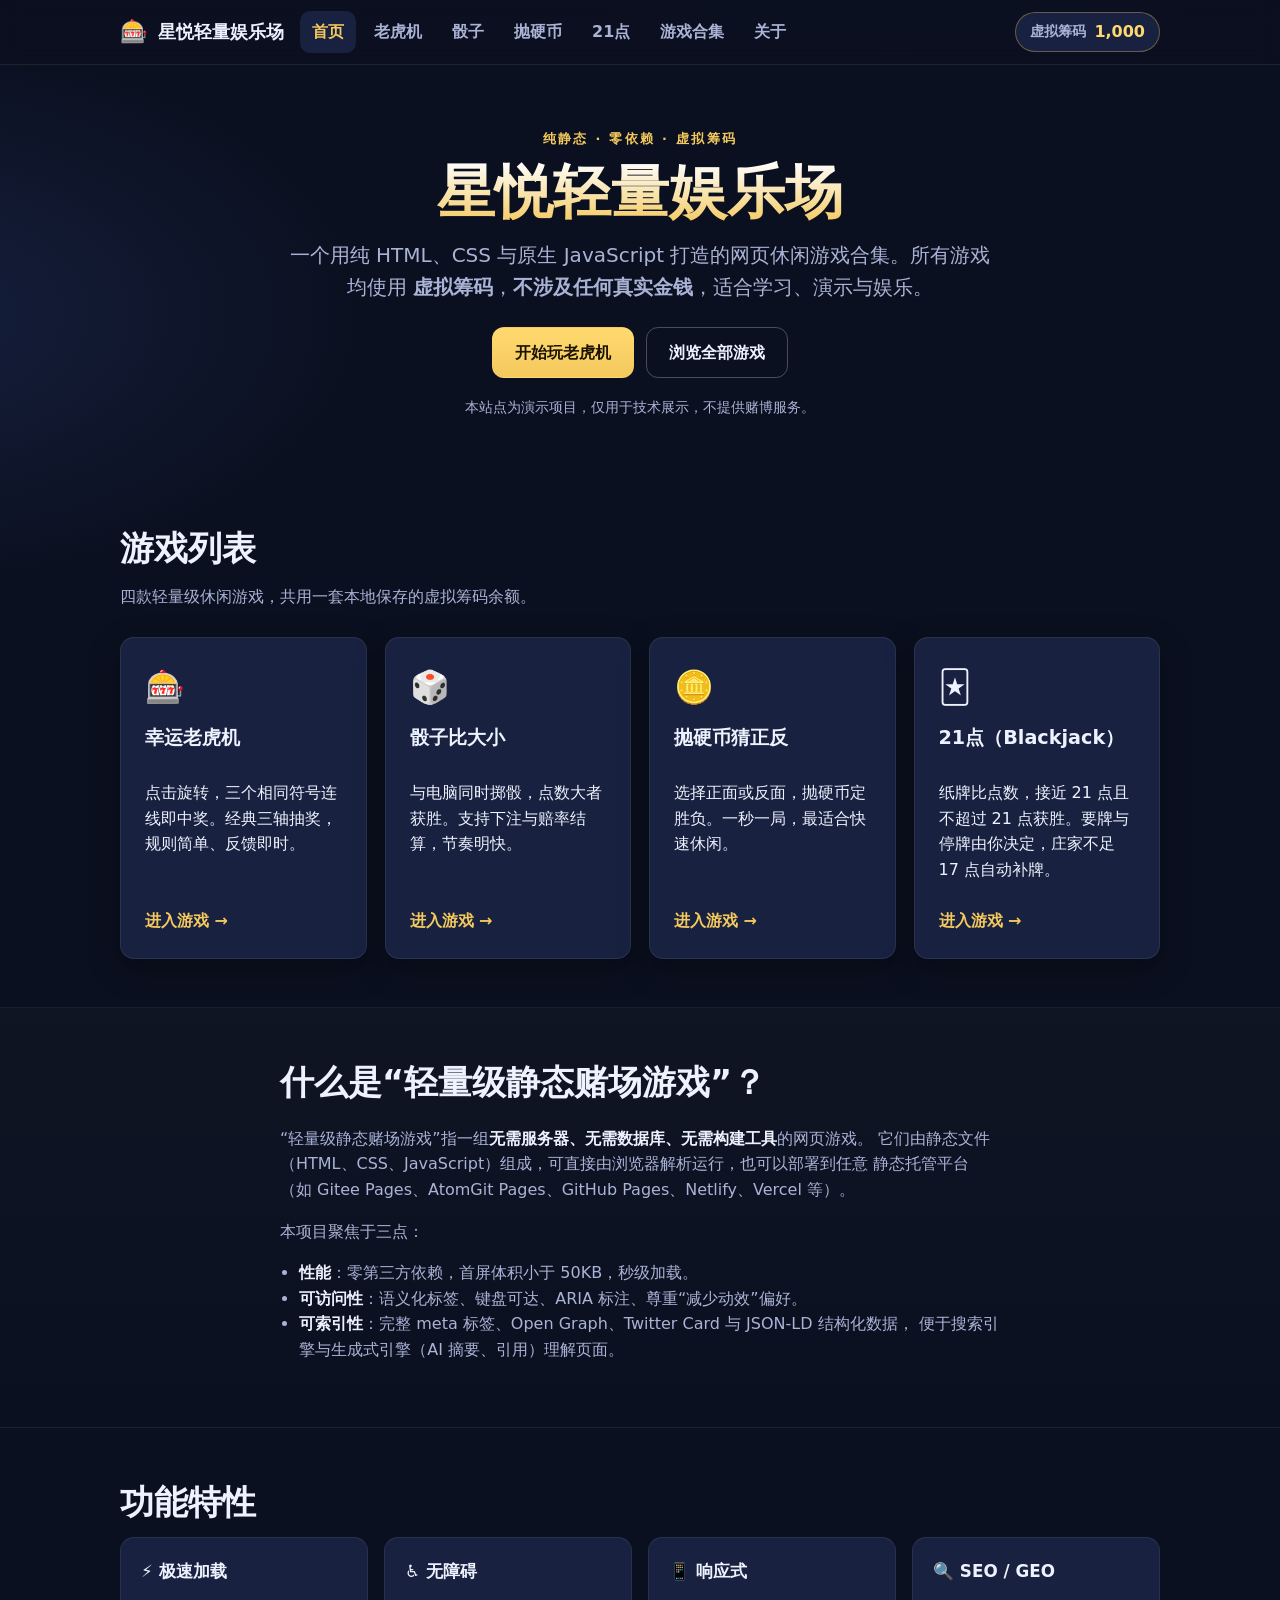
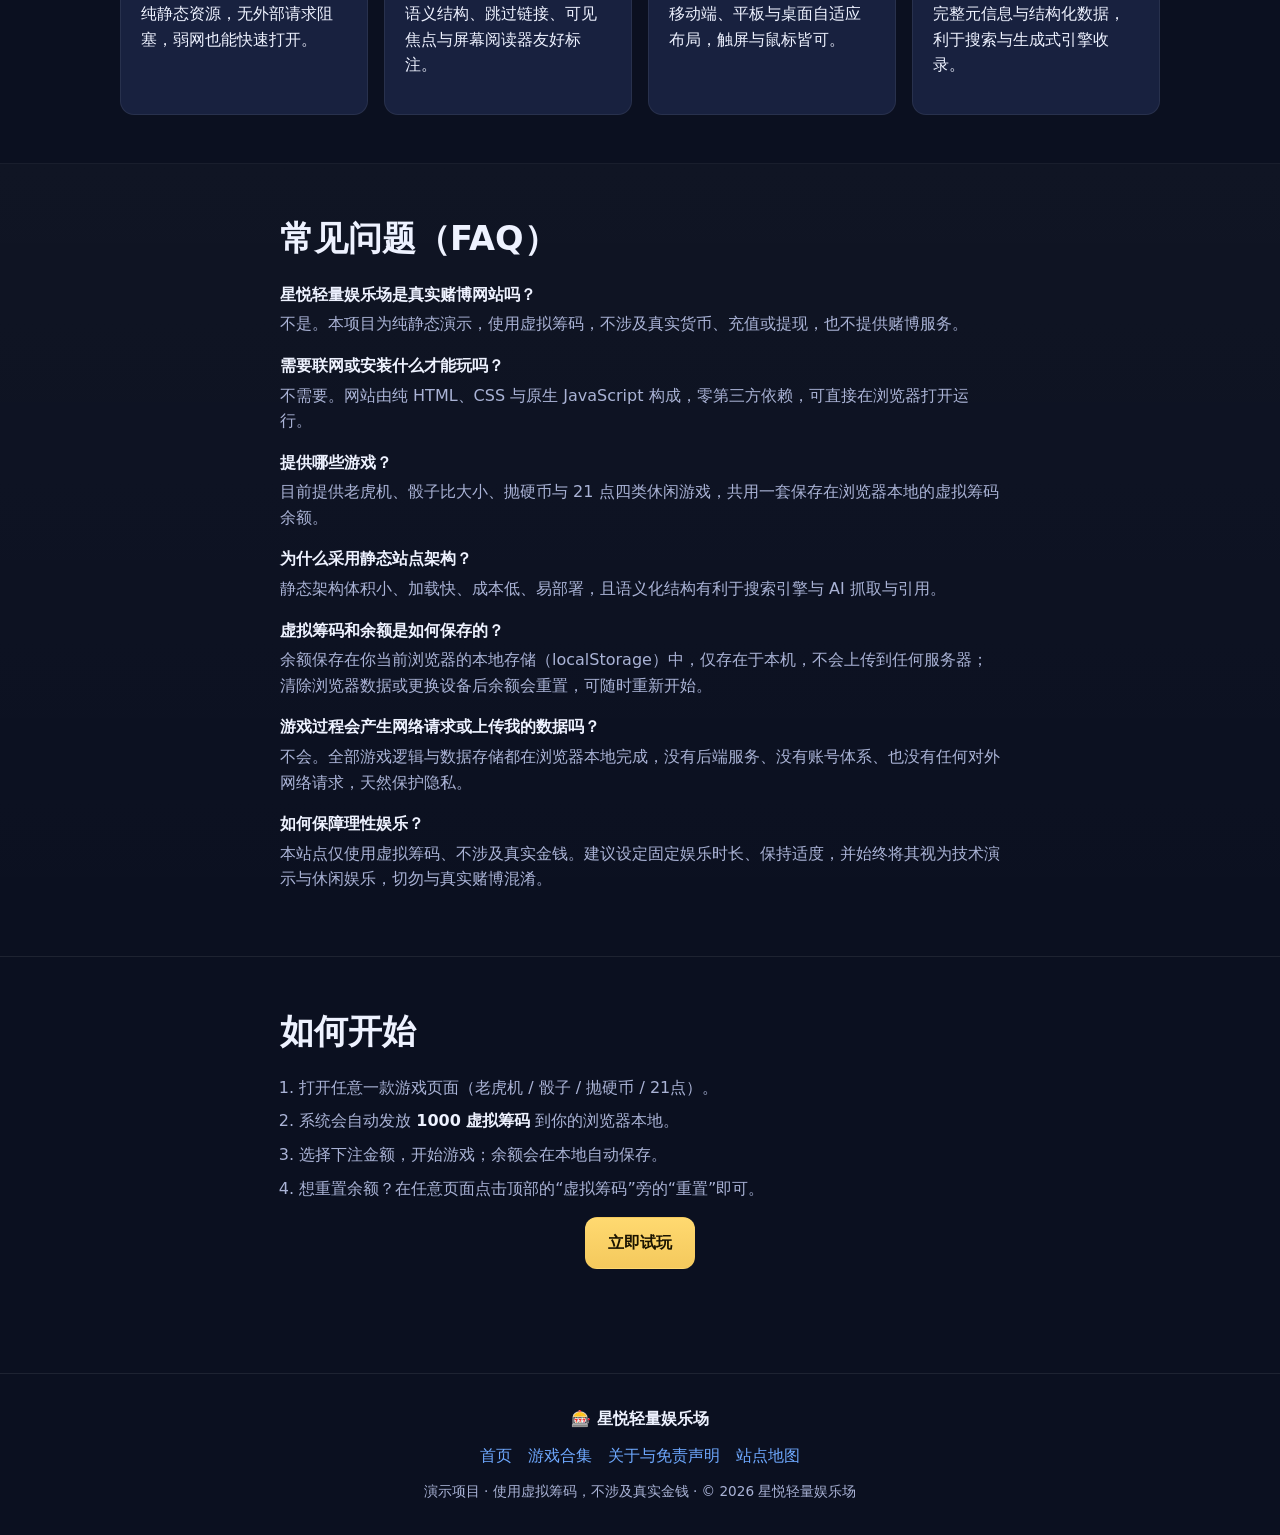
<file: index.html>
<!DOCTYPE html>
<html lang="zh-CN">
<head>
  <meta charset="UTF-8" />
  <meta name="viewport" content="width=device-width, initial-scale=1, viewport-fit=cover" />
  <meta name="theme-color" content="#0b1020" />
  <meta name="color-scheme" content="dark light" />

  <!-- ============ 基础 SEO 元信息 ============ -->
  <title>星悦轻量娱乐场 | 免费虚拟筹码的网页老虎机、骰子、抛硬币与21点游戏</title>
  <meta name="description" content="星悦轻量娱乐场是一个纯静态、零依赖的网页赌场游戏合集，使用虚拟筹码进行老虎机、骰子、抛硬币与21点等休闲游戏。页面语义化、加载极快、可访问性友好，适合学习与演示，不涉及任何真实金钱。" />
  <meta name="keywords" content="赌场游戏,老虎机,骰子游戏,抛硬币,21点,Blackjack,纸牌游戏,免费游戏,虚拟货币,静态网站,网页游戏,休闲游戏,HTML游戏,前端演示,响应式游戏" />
  <meta name="author" content="星悦轻量娱乐场" />
  <meta name="robots" content="index, follow, max-image-preview:large, max-snippet:-1" />
  <meta name="revisit-after" content="7 days" />
  <meta name="generator" content="Static HTML / CSS / Vanilla JS" />
  <link rel="canonical" href="https://casino.vip01.cc.cd/" />

  <!-- ============ Open Graph（社交分享） ============ -->
  <meta property="og:type" content="website" />
  <meta property="og:locale" content="zh_CN" />
  <meta property="og:site_name" content="星悦轻量娱乐场" />
  <meta property="og:title" content="星悦轻量娱乐场 | 免费虚拟筹码的网页赌场游戏" />
  <meta property="og:description" content="纯静态、零依赖的网页赌场游戏合集：老虎机、骰子、抛硬币、21点。使用虚拟筹码，不涉及真实金钱，加载快、可访问性友好。" />
  <meta property="og:url" content="https://casino.vip01.cc.cd/" />
  <meta property="og:image" content="https://casino.vip01.cc.cd/assets/img/og-cover.png" />
  <meta property="og:image:alt" content="星悦轻量娱乐场游戏合集封面" />
  <meta property="og:image:type" content="image/png" />
  <meta property="og:image:width" content="1200" />
  <meta property="og:image:height" content="630" />

  <!-- ============ Twitter Card ============ -->
  <meta name="twitter:card" content="summary_large_image" />
  <meta name="twitter:title" content="星悦轻量娱乐场 | 免费虚拟筹码的网页赌场游戏" />
  <meta name="twitter:description" content="纯静态、零依赖的网页赌场游戏合集：老虎机、骰子、抛硬币、21点。虚拟筹码，不涉及真实金钱。" />
  <meta name="twitter:image" content="https://casino.vip01.cc.cd/assets/img/og-cover.png" />
  <meta name="twitter:image:alt" content="星悦轻量娱乐场游戏合集封面" />

  <link rel="icon" href="assets/img/favicon.svg" type="image/svg+xml" />
  <link rel="apple-touch-icon" href="assets/img/favicon.svg" />
  <link rel="manifest" href="manifest.webmanifest" />
  <link rel="stylesheet" href="assets/css/main.css" />

  <!-- ============ 结构化数据（SEO + GEO） ============ -->
  <script type="application/ld+json">
  {
    "@context": "https://schema.org",
    "@type": "WebSite",
    "name": "星悦轻量娱乐场",
    "url": "https://casino.vip01.cc.cd/",
    "inLanguage": "zh-CN",
    "description": "纯静态、零依赖的网页赌场游戏合集，使用虚拟筹码进行休闲游戏，不涉及真实金钱。",
    "potentialAction": {
      "@type": "SearchAction",
      "target": "https://casino.vip01.cc.cd/?q={search_term_string}",
      "query-input": "required name=search_term_string"
    }
  }
  </script>
  <script type="application/ld+json">
  {
    "@context": "https://schema.org",
    "@type": "Organization",
    "name": "星悦轻量娱乐场",
    "url": "https://casino.vip01.cc.cd/",
    "logo": "https://casino.vip01.cc.cd/assets/img/favicon.svg",
    "description": "提供纯静态、可离线运行的网页休闲游戏演示。"
  }
  </script>
  <script type="application/ld+json">
  {
    "@context": "https://schema.org",
    "@type": "FAQPage",
    "mainEntity": [
      {
        "@type": "Question",
        "name": "星悦轻量娱乐场是真实赌博网站吗？",
        "acceptedAnswer": {
          "@type": "Answer",
          "text": "不是。星悦轻量娱乐场是一个用于学习与演示的纯静态网页游戏项目，所有游戏均使用虚拟筹码，不涉及任何真实货币、充值或提现，也不提供任何赌博服务。"
        }
      },
      {
        "@type": "Question",
        "name": "这个网站需要联网或安装什么才能玩吗？",
        "acceptedAnswer": {
          "@type": "Answer",
          "text": "不需要。网站由纯 HTML、CSS 与原生 JavaScript 构成，零第三方依赖，可直接在浏览器中打开运行，也能托管在任何静态托管平台（如 Gitee Pages、AtomGit Pages、GitHub Pages）上。"
        }
      },
      {
        "@type": "Question",
        "name": "提供哪些游戏？",
        "acceptedAnswer": {
          "@type": "Answer",
          "text": "目前提供四类休闲游戏：老虎机（三连符号抽奖）、骰子比大小、抛硬币猜正反面，以及 21 点纸牌游戏（Blackjack）。所有游戏共用一套虚拟筹码余额，数据保存在浏览器本地。"
        }
      },
      {
        "@type": "Question",
        "name": "为什么采用静态站点架构？",
        "acceptedAnswer": {
          "@type": "Answer",
          "text": "静态架构没有服务器端逻辑与数据库，体积小、加载快、成本低且易于部署到任意静态托管平台；同时语义化结构有利于搜索引擎与生成式引擎（AI）抓取、摘要与引用。"
        }
      },
      {
        "@type": "Question",
        "name": "虚拟筹码和余额是如何保存的？",
        "acceptedAnswer": {
          "@type": "Answer",
          "text": "余额保存在用户当前浏览器的本地存储（localStorage）中，仅存在于本机，不会上传到任何服务器；清除浏览器数据或更换设备后余额会重置，可随时重新开始。"
        }
      },
      {
        "@type": "Question",
        "name": "游戏过程会产生网络请求或上传我的数据吗？",
        "acceptedAnswer": {
          "@type": "Answer",
          "text": "不会。全部游戏逻辑与数据存储都在浏览器本地完成，没有后端服务、没有账号体系、也没有任何对外网络请求，天然保护隐私。"
        }
      },
      {
        "@type": "Question",
        "name": "如何保障理性娱乐？",
        "acceptedAnswer": {
          "@type": "Answer",
          "text": "本站点仅使用虚拟筹码、不涉及真实金钱。建议设定固定娱乐时长、保持适度，并始终将其视为技术演示与休闲娱乐，切勿与真实赌博混淆。"
        }
      }
    ]
  }
  </script>
</head>

<body>
  <a class="skip-link" href="#main">跳到主要内容</a>

  <header class="site-header" role="banner">
    <div class="container header-inner">
      <a class="brand" href="index.html" aria-label="星悦轻量娱乐场首页">
        <span class="brand-mark" aria-hidden="true">🎰</span>
        <span class="brand-name">星悦轻量娱乐场</span>
      </a>
      <nav class="site-nav" aria-label="主导航">
        <ul>
          <li><a href="index.html" aria-current="page">首页</a></li>
          <li><a href="games/slots.html">老虎机</a></li>
          <li><a href="games/dice.html">骰子</a></li>
          <li><a href="games/coinflip.html">抛硬币</a></li>
          <li><a href="games/blackjack.html">21点</a></li>
          <li><a href="hub.html">游戏合集</a></li>
          <li><a href="about.html">关于</a></li>
        </ul>
      </nav>
      <div class="balance-pill" aria-live="polite">
        <span class="balance-label">虚拟筹码</span>
        <span class="balance-value" id="balance-top">1000</span>
      </div>
    </div>
  </header>

  <main id="main" role="main">
    <!-- ============ Hero ============ -->
    <section class="hero" aria-labelledby="hero-title">
      <div class="container">
        <p class="eyebrow">纯静态 · 零依赖 · 虚拟筹码</p>
        <h1 id="hero-title">星悦轻量娱乐场</h1>
        <p class="lead">
          一个用纯 HTML、CSS 与原生 JavaScript 打造的网页休闲游戏合集。所有游戏均使用
          <strong>虚拟筹码</strong>，<strong>不涉及任何真实金钱</strong>，适合学习、演示与娱乐。
        </p>
        <div class="cta-row">
          <a class="btn btn-primary" href="games/slots.html">开始玩老虎机</a>
          <a class="btn btn-ghost" href="#games">浏览全部游戏</a>
        </div>
        <p class="hero-note" role="note">本站点为演示项目，仅用于技术展示，不提供赌博服务。</p>
      </div>
    </section>

    <!-- ============ 游戏列表（可索引内容） ============ -->
    <section id="games" class="section" aria-labelledby="games-title">
      <div class="container">
        <h2 id="games-title">游戏列表</h2>
        <p class="section-intro">四款轻量级休闲游戏，共用一套本地保存的虚拟筹码余额。</p>
        <div class="card-grid">
          <article class="game-card">
            <span class="game-icon" aria-hidden="true">🎰</span>
            <h3><a href="games/slots.html">幸运老虎机</a></h3>
            <p>点击旋转，三个相同符号连线即中奖。经典三轴抽奖，规则简单、反馈即时。</p>
            <a class="card-link" href="games/slots.html" aria-label="进入幸运老虎机游戏">进入游戏 →</a>
          </article>
          <article class="game-card">
            <span class="game-icon" aria-hidden="true">🎲</span>
            <h3><a href="games/dice.html">骰子比大小</a></h3>
            <p>与电脑同时掷骰，点数大者获胜。支持下注与赔率结算，节奏明快。</p>
            <a class="card-link" href="games/dice.html" aria-label="进入骰子比大小游戏">进入游戏 →</a>
          </article>
          <article class="game-card">
            <span class="game-icon" aria-hidden="true">🪙</span>
            <h3><a href="games/coinflip.html">抛硬币猜正反</a></h3>
            <p>选择正面或反面，抛硬币定胜负。一秒一局，最适合快速休闲。</p>
            <a class="card-link" href="games/coinflip.html" aria-label="进入抛硬币游戏">进入游戏 →</a>
          </article>
          <article class="game-card">
            <span class="game-icon" aria-hidden="true">🃏</span>
            <h3><a href="games/blackjack.html">21点（Blackjack）</a></h3>
            <p>纸牌比点数，接近 21 点且不超过 21 点获胜。要牌与停牌由你决定，庄家不足 17 点自动补牌。</p>
            <a class="card-link" href="games/blackjack.html" aria-label="进入21点游戏">进入游戏 →</a>
          </article>
        </div>
      </div>
    </section>

    <!-- ============ 什么是轻量级静态赌场游戏（GEO 友好说明） ============ -->
    <section class="section section-alt" aria-labelledby="what-title">
      <div class="container prose">
        <h2 id="what-title">什么是“轻量级静态赌场游戏”？</h2>
        <p>
          “轻量级静态赌场游戏”指一组<strong>无需服务器、无需数据库、无需构建工具</strong>的网页游戏。
          它们由静态文件（HTML、CSS、JavaScript）组成，可直接由浏览器解析运行，也可以部署到任意
          静态托管平台（如 Gitee Pages、AtomGit Pages、GitHub Pages、Netlify、Vercel 等）。
        </p>
        <p>本项目聚焦于三点：</p>
        <ul>
          <li><strong>性能</strong>：零第三方依赖，首屏体积小于 50KB，秒级加载。</li>
          <li><strong>可访问性</strong>：语义化标签、键盘可达、ARIA 标注、尊重“减少动效”偏好。</li>
          <li><strong>可索引性</strong>：完整 meta 标签、Open Graph、Twitter Card 与 JSON-LD 结构化数据，
            便于搜索引擎与生成式引擎（AI 摘要、引用）理解页面。</li>
        </ul>
      </div>
    </section>

    <!-- ============ 功能特性 ============ -->
    <section class="section" aria-labelledby="features-title">
      <div class="container">
        <h2 id="features-title">功能特性</h2>
        <div class="feature-grid">
          <div class="feature">
            <h3>⚡ 极速加载</h3>
            <p>纯静态资源，无外部请求阻塞，弱网也能快速打开。</p>
          </div>
          <div class="feature">
            <h3>♿ 无障碍</h3>
            <p>语义结构、跳过链接、可见焦点与屏幕阅读器友好标注。</p>
          </div>
          <div class="feature">
            <h3>📱 响应式</h3>
            <p>移动端、平板与桌面自适应布局，触屏与鼠标皆可。</p>
          </div>
          <div class="feature">
            <h3>🔍 SEO / GEO</h3>
            <p>完整元信息与结构化数据，利于搜索与生成式引擎收录。</p>
          </div>
        </div>
      </div>
    </section>

    <!-- ============ FAQ（GEO 重点） ============ -->
    <section class="section section-alt" aria-labelledby="faq-title">
      <div class="container prose">
        <h2 id="faq-title">常见问题（FAQ）</h2>
        <dl class="faq">
          <dt>星悦轻量娱乐场是真实赌博网站吗？</dt>
          <dd>不是。本项目为纯静态演示，使用虚拟筹码，不涉及真实货币、充值或提现，也不提供赌博服务。</dd>
          <dt>需要联网或安装什么才能玩吗？</dt>
          <dd>不需要。网站由纯 HTML、CSS 与原生 JavaScript 构成，零第三方依赖，可直接在浏览器打开运行。</dd>
          <dt>提供哪些游戏？</dt>
          <dd>目前提供老虎机、骰子比大小、抛硬币与 21 点四类休闲游戏，共用一套保存在浏览器本地的虚拟筹码余额。</dd>
          <dt>为什么采用静态站点架构？</dt>
          <dd>静态架构体积小、加载快、成本低、易部署，且语义化结构有利于搜索引擎与 AI 抓取与引用。</dd>
          <dt>虚拟筹码和余额是如何保存的？</dt>
          <dd>余额保存在你当前浏览器的本地存储（localStorage）中，仅存在于本机，不会上传到任何服务器；清除浏览器数据或更换设备后余额会重置，可随时重新开始。</dd>
          <dt>游戏过程会产生网络请求或上传我的数据吗？</dt>
          <dd>不会。全部游戏逻辑与数据存储都在浏览器本地完成，没有后端服务、没有账号体系、也没有任何对外网络请求，天然保护隐私。</dd>
          <dt>如何保障理性娱乐？</dt>
          <dd>本站点仅使用虚拟筹码、不涉及真实金钱。建议设定固定娱乐时长、保持适度，并始终将其视为技术演示与休闲娱乐，切勿与真实赌博混淆。</dd>
        </dl>
      </div>
    </section>

    <!-- ============ 如何开始 ============ -->
    <section class="section" aria-labelledby="how-title">
      <div class="container prose">
        <h2 id="how-title">如何开始</h2>
        <ol class="steps">
          <li>打开任意一款游戏页面（老虎机 / 骰子 / 抛硬币 / 21点）。</li>
          <li>系统会自动发放 <strong>1000 虚拟筹码</strong> 到你的浏览器本地。</li>
          <li>选择下注金额，开始游戏；余额会在本地自动保存。</li>
          <li>想重置余额？在任意页面点击顶部的“虚拟筹码”旁的“重置”即可。</li>
        </ol>
        <p class="center">
          <a class="btn btn-primary" href="games/slots.html">立即试玩</a>
        </p>
      </div>
    </section>
  </main>

  <footer class="site-footer" role="contentinfo">
    <div class="container footer-inner">
      <p class="footer-brand">🎰 星悦轻量娱乐场</p>
      <nav class="footer-nav" aria-label="页脚导航">
        <a href="index.html">首页</a>
        <a href="hub.html">游戏合集</a>
        <a href="about.html">关于与免责声明</a>
        <a href="sitemap.xml">站点地图</a>
      </nav>
      <p class="footer-note">
        演示项目 · 使用虚拟筹码，不涉及真实金钱 · © <span id="year">2026</span> 星悦轻量娱乐场
      </p>
    </div>
  </footer>

  <script src="assets/js/main.js" defer></script>
</body>
</html>
</file>
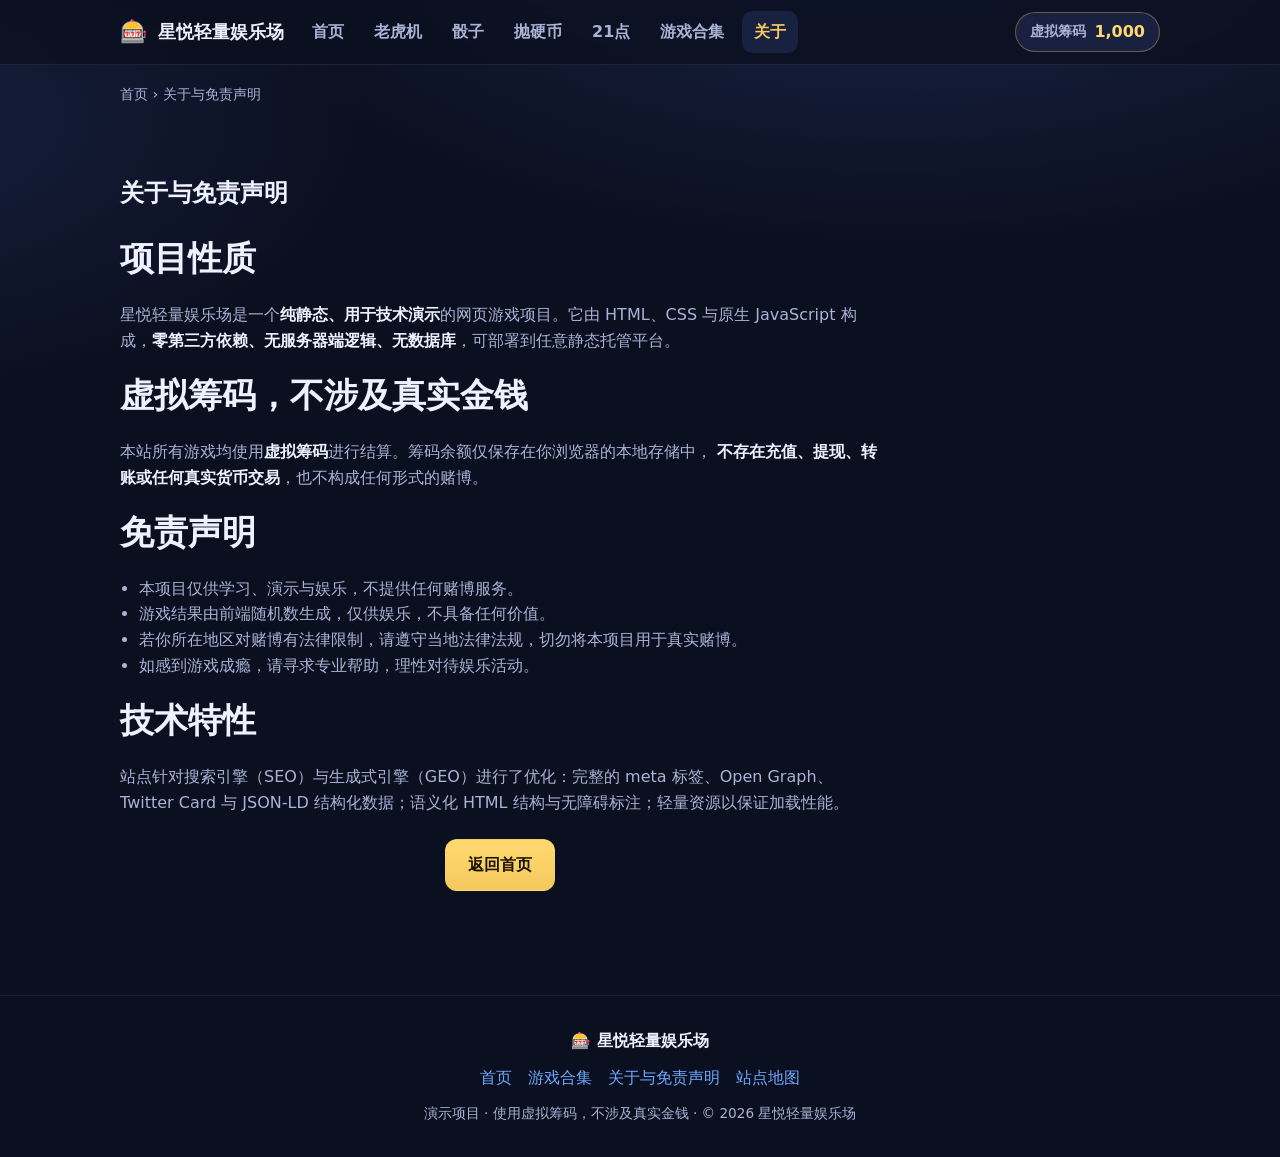
<file: about.html>
<!DOCTYPE html>
<html lang="zh-CN">
<head>
  <meta charset="UTF-8" />
  <meta name="viewport" content="width=device-width, initial-scale=1, viewport-fit=cover" />
  <meta name="theme-color" content="#0b1020" />
  <title>关于与免责声明 | 星悦轻量娱乐场</title>
  <meta name="description" content="星悦轻量娱乐场是一个纯静态、用于技术演示的网页游戏项目。本页说明项目性质、虚拟筹码机制与免责声明，强调其不涉及任何真实金钱或赌博服务。" />
  <meta name="keywords" content="关于,免责声明,虚拟筹码,演示项目,非赌博,技术演示" />
  <meta name="author" content="星悦轻量娱乐场" />
  <meta name="robots" content="index, follow" />
  <link rel="canonical" href="https://casino.vip01.cc.cd/about" />

  <meta property="og:type" content="website" />
  <meta property="og:locale" content="zh_CN" />
  <meta property="og:site_name" content="星悦轻量娱乐场" />
  <meta property="og:title" content="关于与免责声明 | 星悦轻量娱乐场" />
  <meta property="og:description" content="纯静态网页游戏演示项目，使用虚拟筹码，不涉及真实金钱。" />
  <meta property="og:url" content="https://casino.vip01.cc.cd/about" />
  <meta property="og:image" content="https://casino.vip01.cc.cd/assets/img/og-cover.png" />

  <meta name="twitter:card" content="summary_large_image" />
  <meta name="twitter:title" content="关于与免责声明 | 星悦轻量娱乐场" />
  <meta name="twitter:description" content="纯静态网页游戏演示项目，使用虚拟筹码，不涉及真实金钱。" />
  <meta name="twitter:image" content="https://casino.vip01.cc.cd/assets/img/og-cover.png" />

  <link rel="icon" href="assets/img/favicon.svg" type="image/svg+xml" />
  <link rel="stylesheet" href="assets/css/main.css" />

  <script type="application/ld+json">
  {
    "@context": "https://schema.org",
    "@type": "AboutPage",
    "name": "关于星悦轻量娱乐场",
    "url": "https://casino.vip01.cc.cd/about",
    "description": "纯静态网页游戏演示项目，使用虚拟筹码，不涉及真实金钱或赌博服务。"
  }
  </script>
</head>

<body>
  <a class="skip-link" href="#main">跳到主要内容</a>

  <header class="site-header" role="banner">
    <div class="container header-inner">
      <a class="brand" href="index.html" aria-label="星悦轻量娱乐场首页">
        <span class="brand-mark" aria-hidden="true">🎰</span>
        <span class="brand-name">星悦轻量娱乐场</span>
      </a>
      <nav class="site-nav" aria-label="主导航">
        <ul>
          <li><a href="index.html">首页</a></li>
          <li><a href="games/slots.html">老虎机</a></li>
          <li><a href="games/dice.html">骰子</a></li>
          <li><a href="games/coinflip.html">抛硬币</a></li>
          <li><a href="games/blackjack.html">21点</a></li>
          <li><a href="hub.html">游戏合集</a></li>
          <li><a href="about.html" aria-current="page">关于</a></li>
        </ul>
      </nav>
      <div class="balance-pill" aria-live="polite">
        <span class="balance-label">虚拟筹码</span>
        <span class="balance-value" id="balance-top">1000</span>
      </div>
    </div>
  </header>

  <main id="main" role="main">
    <div class="container">
      <nav class="breadcrumb" aria-label="面包屑">
        <a href="index.html">首页</a> › <span aria-current="page">关于与免责声明</span>
      </nav>

      <section class="section prose" aria-labelledby="about-title">
        <h1 id="about-title">关于与免责声明</h1>

        <h2>项目性质</h2>
        <p>
          星悦轻量娱乐场是一个<strong>纯静态、用于技术演示</strong>的网页游戏项目。它由 HTML、CSS 与原生
          JavaScript 构成，<strong>零第三方依赖、无服务器端逻辑、无数据库</strong>，可部署到任意静态托管平台。
        </p>

        <h2>虚拟筹码，不涉及真实金钱</h2>
        <p>
          本站所有游戏均使用<strong>虚拟筹码</strong>进行结算。筹码余额仅保存在你浏览器的本地存储中，
          <strong>不存在充值、提现、转账或任何真实货币交易</strong>，也不构成任何形式的赌博。
        </p>

        <h2>免责声明</h2>
        <ul>
          <li>本项目仅供学习、演示与娱乐，不提供任何赌博服务。</li>
          <li>游戏结果由前端随机数生成，仅供娱乐，不具备任何价值。</li>
          <li>若你所在地区对赌博有法律限制，请遵守当地法律法规，切勿将本项目用于真实赌博。</li>
          <li>如感到游戏成瘾，请寻求专业帮助，理性对待娱乐活动。</li>
        </ul>

        <h2>技术特性</h2>
        <p>
          站点针对搜索引擎（SEO）与生成式引擎（GEO）进行了优化：完整的 meta 标签、Open Graph、Twitter Card
          与 JSON-LD 结构化数据；语义化 HTML 结构与无障碍标注；轻量资源以保证加载性能。
        </p>

        <p class="center" style="margin-top:24px">
          <a class="btn btn-primary" href="index.html">返回首页</a>
        </p>
      </section>
    </div>
  </main>

  <footer class="site-footer" role="contentinfo">
    <div class="container footer-inner">
      <p class="footer-brand">🎰 星悦轻量娱乐场</p>
      <nav class="footer-nav" aria-label="页脚导航">
        <a href="index.html">首页</a>
        <a href="hub.html">游戏合集</a>
        <a href="about.html">关于与免责声明</a>
        <a href="sitemap.xml">站点地图</a>
      </nav>
      <p class="footer-note">演示项目 · 使用虚拟筹码，不涉及真实金钱 · © <span id="year">2026</span> 星悦轻量娱乐场</p>
    </div>
  </footer>

  <script src="assets/js/main.js" defer></script>
</body>
</html>
</file>
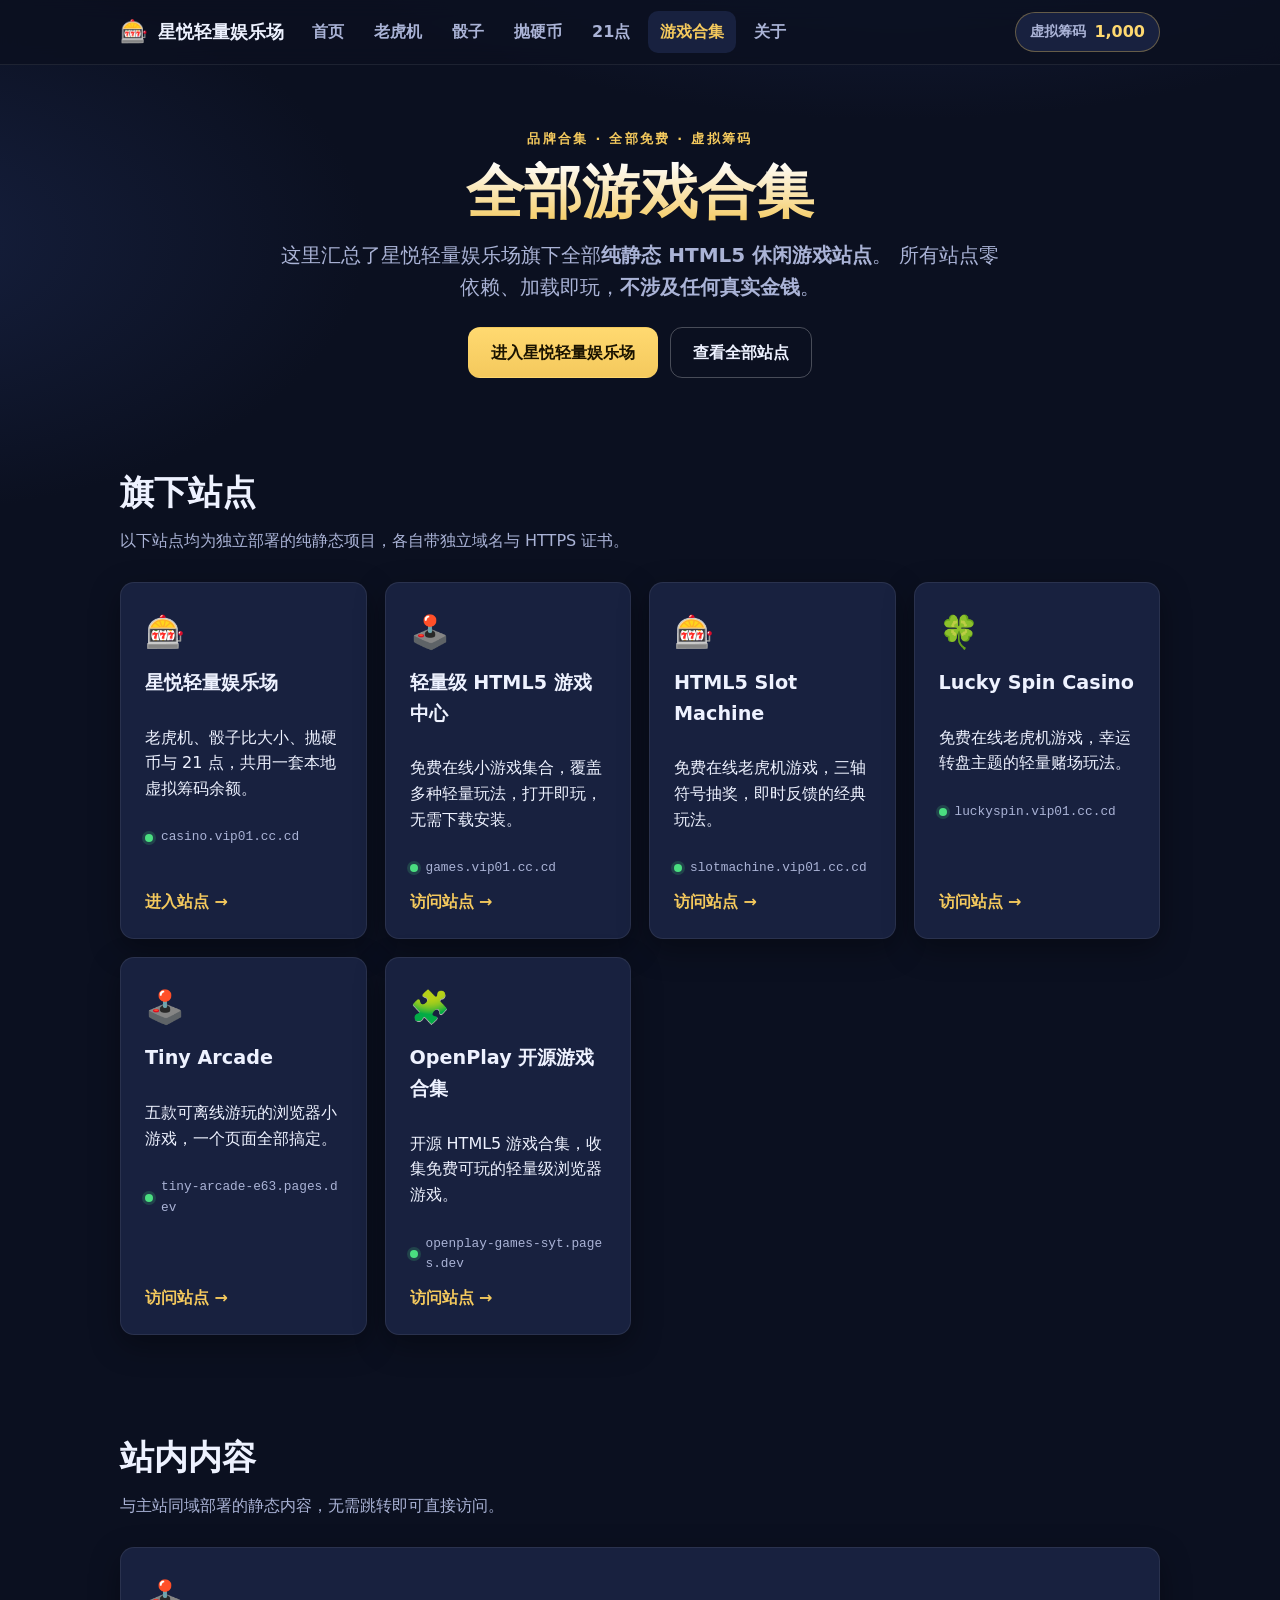
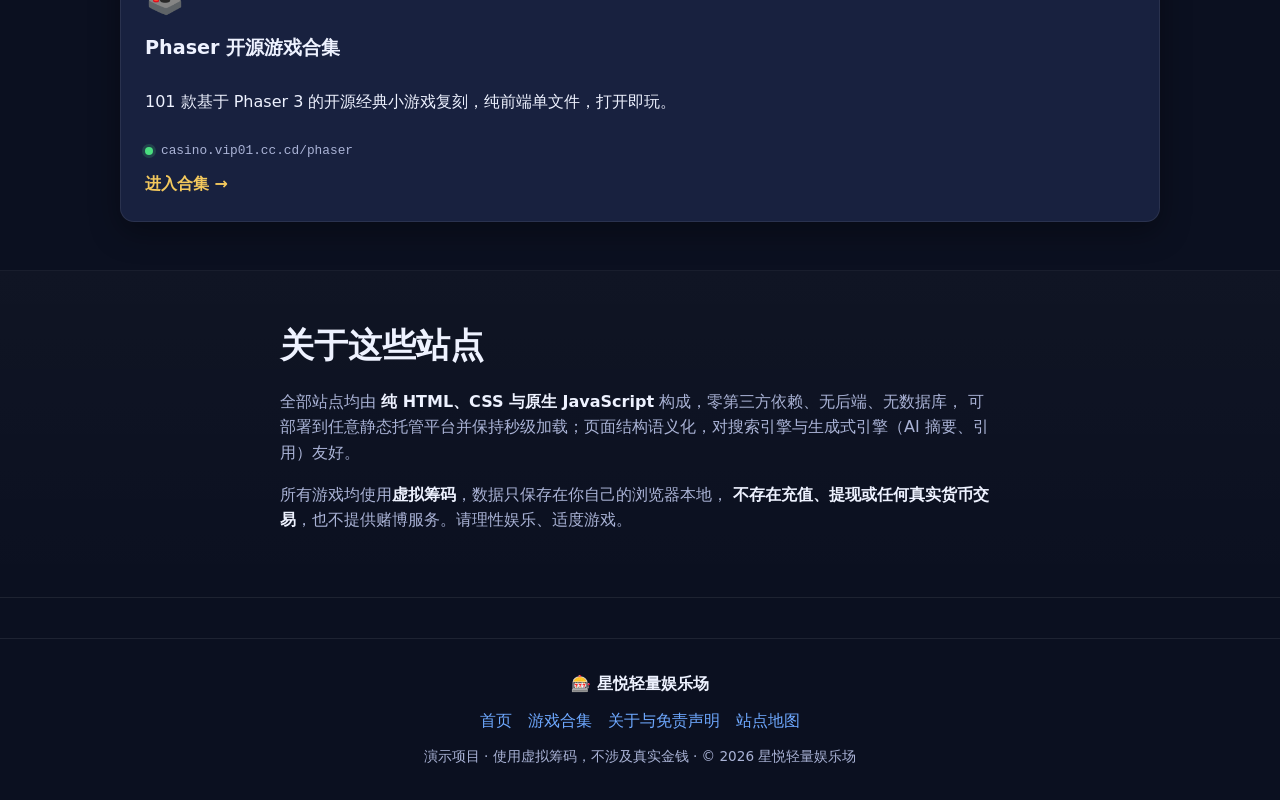
<file: hub.html>
<!DOCTYPE html>
<html lang="zh-CN">
<head>
  <meta charset="UTF-8" />
  <meta name="viewport" content="width=device-width, initial-scale=1, viewport-fit=cover" />
  <meta name="theme-color" content="#0b1020" />
  <meta name="color-scheme" content="dark light" />

  <title>游戏合集 | 星悦轻量娱乐场</title>
  <meta name="description" content="星悦轻量娱乐场品牌合集页：汇总旗下多个纯静态 HTML5 休闲游戏站点——老虎机、骰子、抛硬币、21点以及轻量小游戏合集。全部免费、零依赖、加载即玩，不涉及任何真实金钱。" />
  <meta name="keywords" content="HTML5游戏合集,免费网页游戏,老虎机,轻量游戏,静态站点,虚拟筹码,浏览器游戏,游戏中心" />
  <meta name="author" content="星悦轻量娱乐场" />
  <meta name="robots" content="index, follow, max-image-preview:large, max-snippet:-1" />
  <meta name="revisit-after" content="7 days" />
  <link rel="canonical" href="https://casino.vip01.cc.cd/hub" />

  <meta property="og:type" content="website" />
  <meta property="og:locale" content="zh_CN" />
  <meta property="og:site_name" content="星悦轻量娱乐场" />
  <meta property="og:title" content="游戏合集 | 星悦轻量娱乐场" />
  <meta property="og:description" content="汇总旗下多个纯静态 HTML5 休闲游戏站点：老虎机、骰子、抛硬币、21点与轻量小游戏合集。免费、零依赖，不涉及真实金钱。" />
  <meta property="og:url" content="https://casino.vip01.cc.cd/hub" />
  <meta property="og:image" content="https://casino.vip01.cc.cd/assets/img/og-cover.png" />
  <meta property="og:image:alt" content="星悦轻量娱乐场游戏合集封面" />
  <meta property="og:image:type" content="image/png" />
  <meta property="og:image:width" content="1200" />
  <meta property="og:image:height" content="630" />

  <meta name="twitter:card" content="summary_large_image" />
  <meta name="twitter:title" content="游戏合集 | 星悦轻量娱乐场" />
  <meta name="twitter:description" content="汇总旗下多个纯静态 HTML5 休闲游戏站点。免费、零依赖，不涉及真实金钱。" />
  <meta name="twitter:image" content="https://casino.vip01.cc.cd/assets/img/og-cover.png" />
  <meta name="twitter:image:alt" content="星悦轻量娱乐场游戏合集封面" />

  <link rel="icon" href="assets/img/favicon.svg" type="image/svg+xml" />
  <link rel="apple-touch-icon" href="assets/img/favicon.svg" />
  <link rel="manifest" href="manifest.webmanifest" />
  <link rel="stylesheet" href="assets/css/main.css" />

  <script type="application/ld+json">
  {
    "@context": "https://schema.org",
    "@type": "CollectionPage",
    "name": "游戏合集",
    "url": "https://casino.vip01.cc.cd/hub",
    "inLanguage": "zh-CN",
    "description": "星悦轻量娱乐场旗下纯静态 HTML5 休闲游戏站点合集，全部免费且不涉及真实金钱。",
    "mainEntity": {
      "@type": "ItemList",
      "numberOfItems": 6,
      "itemListElement": [
        { "@type": "ListItem", "position": 1, "name": "星悦轻量娱乐场", "url": "https://casino.vip01.cc.cd/", "description": "老虎机、骰子、抛硬币与 21 点，使用虚拟筹码的纯静态网页赌场游戏合集。" },
        { "@type": "ListItem", "position": 2, "name": "轻量级 HTML5 游戏中心", "url": "https://games.vip01.cc.cd/", "description": "免费在线小游戏集合。" },
        { "@type": "ListItem", "position": 3, "name": "HTML5 Slot Machine", "url": "https://slotmachine.vip01.cc.cd/", "description": "免费在线老虎机游戏。" },
        { "@type": "ListItem", "position": 4, "name": "Lucky Spin Casino", "url": "https://luckyspin.vip01.cc.cd/", "description": "免费在线老虎机游戏。" },
        { "@type": "ListItem", "position": 5, "name": "Tiny Arcade", "url": "https://tiny-arcade-e63.pages.dev/", "description": "五款可离线游玩的浏览器小游戏。" },
        { "@type": "ListItem", "position": 6, "name": "OpenPlay 开源游戏合集", "url": "https://openplay-games-syt.pages.dev/", "description": "开源 HTML5 游戏合集，免费可玩的轻量级浏览器游戏。" }
      ]
    }
  }
  </script>
</head>

<body>
  <a class="skip-link" href="#main">跳到主要内容</a>

  <header class="site-header" role="banner">
    <div class="container header-inner">
      <a class="brand" href="index.html" aria-label="星悦轻量娱乐场首页">
        <span class="brand-mark" aria-hidden="true">🎰</span>
        <span class="brand-name">星悦轻量娱乐场</span>
      </a>
      <nav class="site-nav" aria-label="主导航">
        <ul>
          <li><a href="index.html">首页</a></li>
          <li><a href="games/slots.html">老虎机</a></li>
          <li><a href="games/dice.html">骰子</a></li>
          <li><a href="games/coinflip.html">抛硬币</a></li>
          <li><a href="games/blackjack.html">21点</a></li>
          <li><a href="hub.html" aria-current="page">游戏合集</a></li>
          <li><a href="about.html">关于</a></li>
        </ul>
      </nav>
      <div class="balance-pill" aria-live="polite">
        <span class="balance-label">虚拟筹码</span>
        <span class="balance-value" id="balance-top">1000</span>
      </div>
    </div>
  </header>

  <main id="main" role="main">
    <section class="hero" aria-labelledby="hub-title">
      <div class="container">
        <p class="eyebrow">品牌合集 · 全部免费 · 虚拟筹码</p>
        <h1 id="hub-title">全部游戏合集</h1>
        <p class="lead">
          这里汇总了星悦轻量娱乐场旗下全部<strong>纯静态 HTML5 休闲游戏站点</strong>。
          所有站点零依赖、加载即玩，<strong>不涉及任何真实金钱</strong>。
        </p>
        <div class="cta-row">
          <a class="btn btn-primary" href="index.html">进入星悦轻量娱乐场</a>
          <a class="btn btn-ghost" href="#all-games">查看全部站点</a>
        </div>
      </div>
    </section>

    <section id="all-games" class="section" aria-labelledby="all-games-title">
      <div class="container">
        <h2 id="all-games-title">旗下站点</h2>
        <p class="section-intro">以下站点均为独立部署的纯静态项目，各自带独立域名与 HTTPS 证书。</p>
        <div class="card-grid">
          <article class="game-card">
            <span class="game-icon" aria-hidden="true">🎰</span>
            <h3><a href="index.html">星悦轻量娱乐场</a></h3>
            <p>老虎机、骰子比大小、抛硬币与 21 点，共用一套本地虚拟筹码余额。</p>
            <p class="site-badge"><span class="site-dot" aria-hidden="true"></span>casino.vip01.cc.cd</p>
            <a class="card-link" href="index.html" aria-label="进入星悦轻量娱乐场">进入站点 →</a>
          </article>

          <article class="game-card">
            <span class="game-icon" aria-hidden="true">🕹️</span>
            <h3><a href="https://games.vip01.cc.cd/">轻量级 HTML5 游戏中心</a></h3>
            <p>免费在线小游戏集合，覆盖多种轻量玩法，打开即玩，无需下载安装。</p>
            <p class="site-badge"><span class="site-dot" aria-hidden="true"></span>games.vip01.cc.cd</p>
            <a class="card-link" href="https://games.vip01.cc.cd/" rel="noopener noreferrer" target="_blank" aria-label="在新窗口打开轻量级 HTML5 游戏中心">访问站点 →</a>
          </article>

          <article class="game-card">
            <span class="game-icon" aria-hidden="true">🎰</span>
            <h3><a href="https://slotmachine.vip01.cc.cd/">HTML5 Slot Machine</a></h3>
            <p>免费在线老虎机游戏，三轴符号抽奖，即时反馈的经典玩法。</p>
            <p class="site-badge"><span class="site-dot" aria-hidden="true"></span>slotmachine.vip01.cc.cd</p>
            <a class="card-link" href="https://slotmachine.vip01.cc.cd/" rel="noopener noreferrer" target="_blank" aria-label="在新窗口打开 HTML5 Slot Machine">访问站点 →</a>
          </article>

          <article class="game-card">
            <span class="game-icon" aria-hidden="true">🍀</span>
            <h3><a href="https://luckyspin.vip01.cc.cd/">Lucky Spin Casino</a></h3>
            <p>免费在线老虎机游戏，幸运转盘主题的轻量赌场玩法。</p>
            <p class="site-badge"><span class="site-dot" aria-hidden="true"></span>luckyspin.vip01.cc.cd</p>
            <a class="card-link" href="https://luckyspin.vip01.cc.cd/" rel="noopener noreferrer" target="_blank" aria-label="在新窗口打开 Lucky Spin Casino">访问站点 →</a>
          </article>

          <article class="game-card">
            <span class="game-icon" aria-hidden="true">🕹️</span>
            <h3><a href="https://tiny-arcade-e63.pages.dev/">Tiny Arcade</a></h3>
            <p>五款可离线游玩的浏览器小游戏，一个页面全部搞定。</p>
            <p class="site-badge"><span class="site-dot" aria-hidden="true"></span>tiny-arcade-e63.pages.dev</p>
            <a class="card-link" href="https://tiny-arcade-e63.pages.dev/" rel="noopener noreferrer" target="_blank" aria-label="在新窗口打开 Tiny Arcade">访问站点 →</a>
          </article>

          <article class="game-card">
            <span class="game-icon" aria-hidden="true">🧩</span>
            <h3><a href="https://openplay-games-syt.pages.dev/">OpenPlay 开源游戏合集</a></h3>
            <p>开源 HTML5 游戏合集，收集免费可玩的轻量级浏览器游戏。</p>
            <p class="site-badge"><span class="site-dot" aria-hidden="true"></span>openplay-games-syt.pages.dev</p>
            <a class="card-link" href="https://openplay-games-syt.pages.dev/" rel="noopener noreferrer" target="_blank" aria-label="在新窗口打开 OpenPlay 开源游戏合集">访问站点 →</a>
          </article>
        </div>
      </div>
    </section>

    <section class="section" aria-labelledby="arcade-title">
      <div class="container">
        <h2 id="arcade-title">站内内容</h2>
        <p class="section-intro">与主站同域部署的静态内容，无需跳转即可直接访问。</p>
        <div class="card-grid">
          <article class="game-card">
            <span class="game-icon" aria-hidden="true">🕹️</span>
            <h3><a href="phaser/">Phaser 开源游戏合集</a></h3>
            <p>101 款基于 Phaser 3 的开源经典小游戏复刻，纯前端单文件，打开即玩。</p>
            <p class="site-badge"><span class="site-dot" aria-hidden="true"></span>casino.vip01.cc.cd/phaser</p>
            <a class="card-link" href="phaser/" aria-label="进入 Phaser 开源游戏合集">进入合集 →</a>
          </article>
        </div>
      </div>
    </section>

    <section class="section section-alt" aria-labelledby="hub-note-title">
      <div class="container prose">
        <h2 id="hub-note-title">关于这些站点</h2>
        <p>
          全部站点均由 <strong>纯 HTML、CSS 与原生 JavaScript</strong> 构成，零第三方依赖、无后端、无数据库，
          可部署到任意静态托管平台并保持秒级加载；页面结构语义化，对搜索引擎与生成式引擎（AI 摘要、引用）友好。
        </p>
        <p>
          所有游戏均使用<strong>虚拟筹码</strong>，数据只保存在你自己的浏览器本地，
          <strong>不存在充值、提现或任何真实货币交易</strong>，也不提供赌博服务。请理性娱乐、适度游戏。
        </p>
      </div>
    </section>
  </main>

  <footer class="site-footer" role="contentinfo">
    <div class="container footer-inner">
      <p class="footer-brand">🎰 星悦轻量娱乐场</p>
      <nav class="footer-nav" aria-label="页脚导航">
        <a href="index.html">首页</a>
        <a href="hub.html">游戏合集</a>
        <a href="about.html">关于与免责声明</a>
        <a href="sitemap.xml">站点地图</a>
      </nav>
      <p class="footer-note">演示项目 · 使用虚拟筹码，不涉及真实金钱 · © <span id="year">2026</span> 星悦轻量娱乐场</p>
    </div>
  </footer>

  <script src="assets/js/main.js" defer></script>
</body>
</html>
</file>
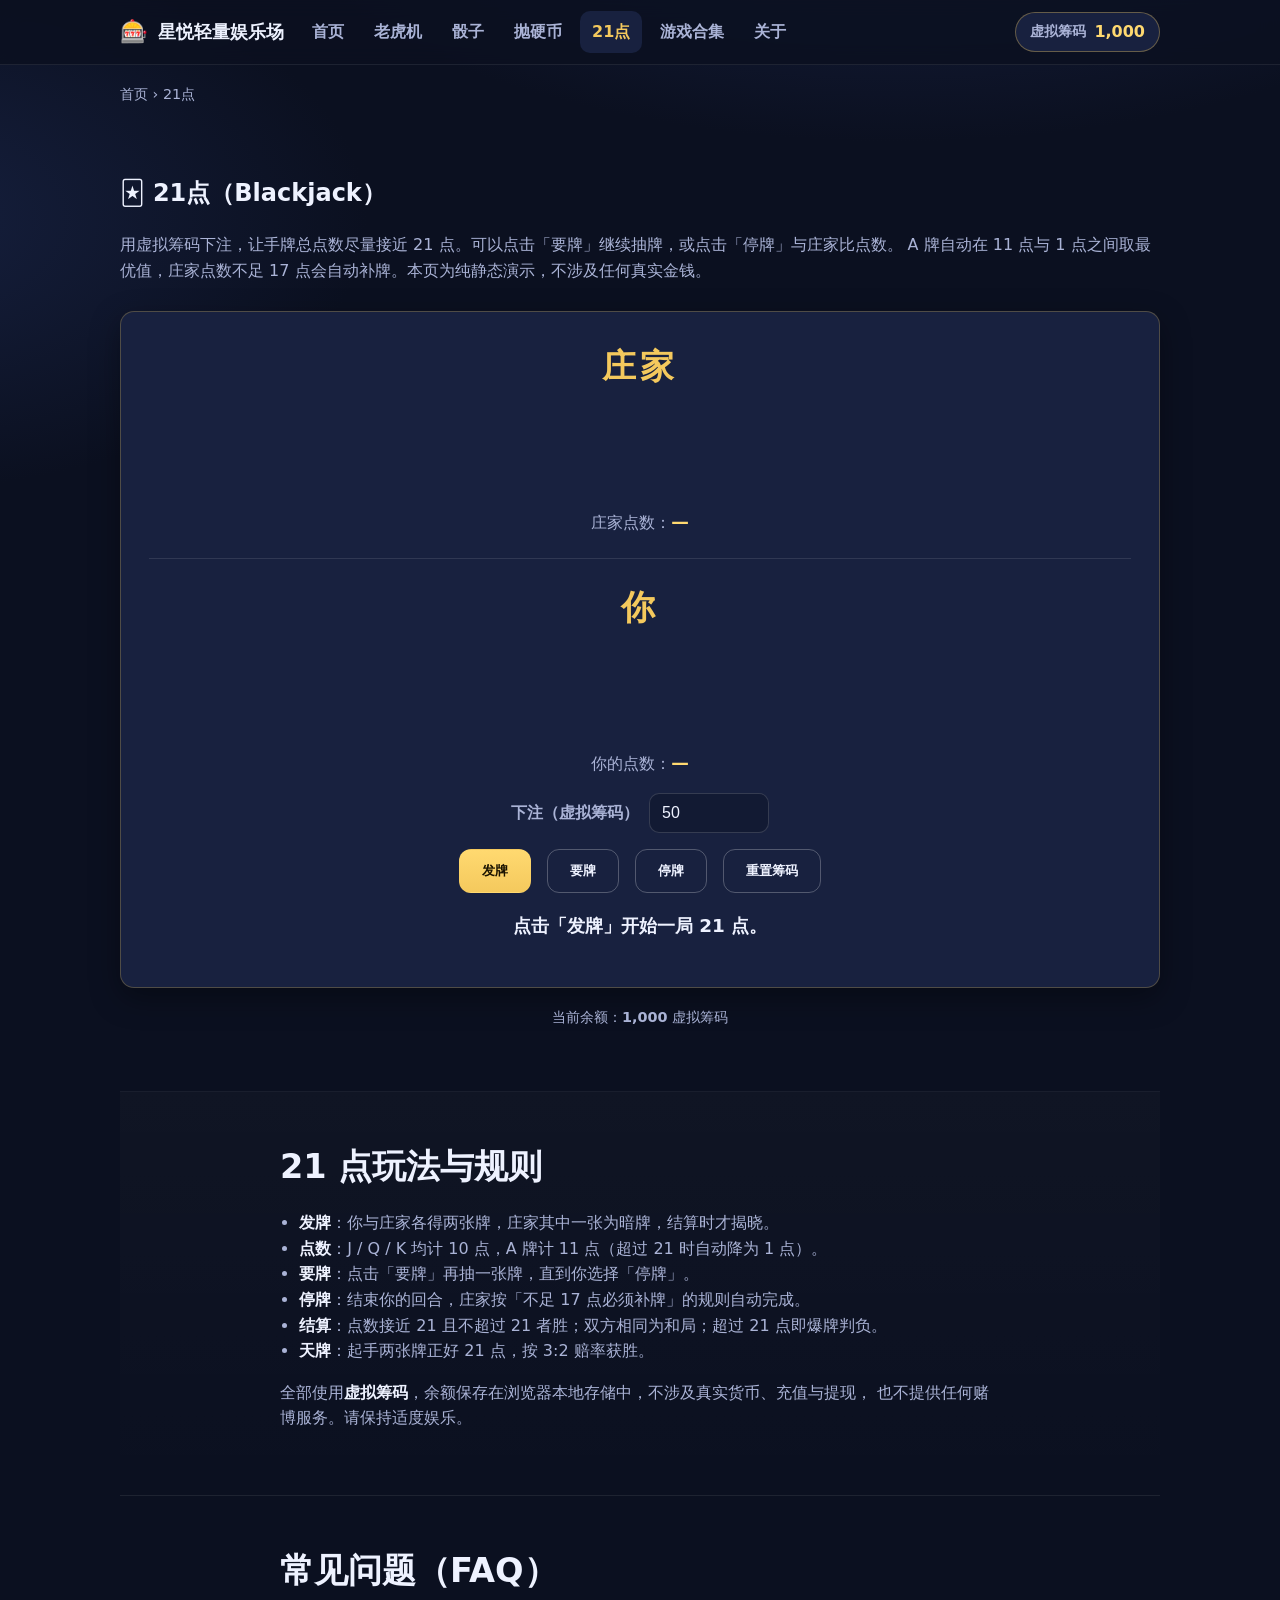
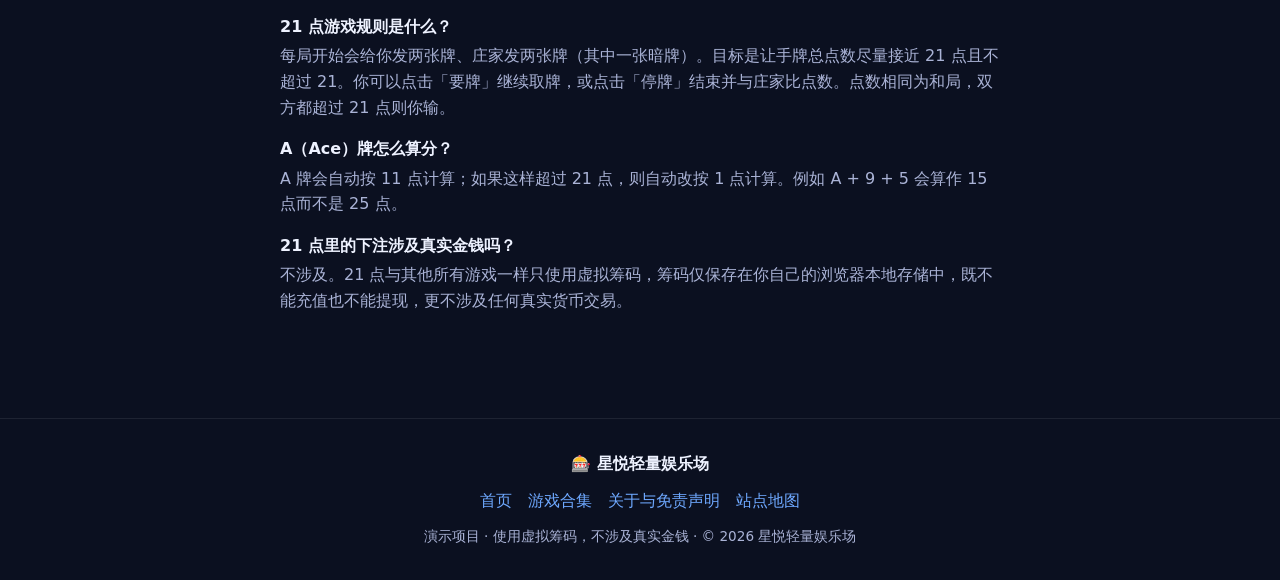
<file: games/blackjack.html>
<!DOCTYPE html>
<html lang="zh-CN">
<head>
  <meta charset="UTF-8" />
  <meta name="viewport" content="width=device-width, initial-scale=1, viewport-fit=cover" />
  <meta name="theme-color" content="#0b1020" />
  <title>21点（Blackjack）| 星悦轻量娱乐场</title>
  <meta name="description" content="星悦轻量娱乐场的 21 点纸牌游戏：纯原生 JavaScript 实现，用虚拟筹码下注，可要牌、停牌，与庄家比点数，接近 21 点获胜。零依赖、加载快，不涉及任何真实金钱。" />
  <meta name="keywords" content="21点,Blackjack,黑杰克,纸牌游戏,扑克游戏,网页游戏,虚拟筹码,免费游戏,静态网站,前端演示" />
  <meta name="author" content="星悦轻量娱乐场" />
  <meta name="robots" content="index, follow, max-image-preview:large, max-snippet:-1" />
  <link rel="canonical" href="https://casino.vip01.cc.cd/games/blackjack" />

  <meta property="og:type" content="website" />
  <meta property="og:locale" content="zh_CN" />
  <meta property="og:site_name" content="星悦轻量娱乐场" />
  <meta property="og:title" content="21点（Blackjack）| 星悦轻量娱乐场" />
  <meta property="og:description" content="纯静态 21 点纸牌游戏：虚拟筹码下注、要牌、停牌，与庄家比点数。不涉及真实金钱。" />
  <meta property="og:url" content="https://casino.vip01.cc.cd/games/blackjack" />
  <meta property="og:image" content="https://casino.vip01.cc.cd/assets/img/og-cover.png" />
  <meta property="og:image:alt" content="星悦轻量娱乐场游戏合集封面" />
  <meta property="og:image:width" content="1200" />
  <meta property="og:image:height" content="630" />

  <meta name="twitter:card" content="summary_large_image" />
  <meta name="twitter:title" content="21点（Blackjack）| 星悦轻量娱乐场" />
  <meta name="twitter:description" content="纯静态 21 点纸牌游戏：虚拟筹码下注、要牌、停牌。不涉及真实金钱。" />
  <meta name="twitter:image" content="https://casino.vip01.cc.cd/assets/img/og-cover.png" />
  <meta name="twitter:image:alt" content="星悦轻量娱乐场游戏合集封面" />

  <link rel="icon" href="../assets/img/favicon.svg" type="image/svg+xml" />
  <link rel="stylesheet" href="../assets/css/main.css" />

  <script type="application/ld+json">
  {
    "@context": "https://schema.org",
    "@type": "BreadcrumbList",
    "itemListElement": [
      { "@type": "ListItem", "position": 1, "name": "首页", "item": "https://casino.vip01.cc.cd/" },
      { "@type": "ListItem", "position": 2, "name": "21点", "item": "https://casino.vip01.cc.cd/games/blackjack" }
    ]
  }
  </script>
  <script type="application/ld+json">
  {
    "@context": "https://schema.org",
    "@type": "SoftwareApplication",
    "name": "21点（Blackjack）",
    "url": "https://casino.vip01.cc.cd/games/blackjack",
    "applicationCategory": "GameApplication",
    "operatingSystem": "任意（纯静态网页，支持主流浏览器）",
    "inLanguage": "zh-CN",
    "description": "纯 HTML/CSS/原生 JavaScript 实现的 21 点纸牌游戏，使用虚拟筹码下注，支持要牌、停牌与庄家自动补牌，不涉及真实金钱。",
    "offers": { "@type": "Offer", "price": "0", "priceCurrency": "CNY" },
    "featureList": [
      "虚拟筹码下注",
      "要牌 / 停牌操作",
      "庄家 17 点停牌策略",
      "A 牌自动 11 点或 1 点",
      "本地保存筹码余额"
    ]
  }
  </script>
  <script type="application/ld+json">
  {
    "@context": "https://schema.org",
    "@type": "FAQPage",
    "mainEntity": [
      {
        "@type": "Question",
        "name": "21 点游戏规则是什么？",
        "acceptedAnswer": {
          "@type": "Answer",
          "text": "每局开始会给你发两张牌、庄家发两张牌（其中一张暗牌）。目标是让手牌总点数尽量接近 21 点且不超过 21。你可以点击“要牌”继续取牌，或点击“停牌”结束并与庄家比点数。点数相同为和局，双方都超过 21 点则你输。"
        }
      },
      {
        "@type": "Question",
        "name": "A（Ace）牌怎么算分？",
        "acceptedAnswer": {
          "@type": "Answer",
          "text": "A 牌会自动按 11 点计算；如果这样超过 21 点，则自动改按 1 点计算。例如 A + 9 + 5 会算作 15 点而不是 25 点。"
        }
      },
      {
        "@type": "Question",
        "name": "21 点里的下注涉及真实金钱吗？",
        "acceptedAnswer": {
          "@type": "Answer",
          "text": "不涉及。21 点与其他所有游戏一样只使用虚拟筹码，筹码仅保存在你自己的浏览器本地存储中，既不能充值也不能提现，更不涉及任何真实货币交易。"
        }
      }
    ]
  }
  </script>
</head>

<body>
  <a class="skip-link" href="#main">跳到主要内容</a>

  <header class="site-header" role="banner">
    <div class="container header-inner">
      <a class="brand" href="../index.html" aria-label="星悦轻量娱乐场首页">
        <span class="brand-mark" aria-hidden="true">🎰</span>
        <span class="brand-name">星悦轻量娱乐场</span>
      </a>
      <nav class="site-nav" aria-label="主导航">
        <ul>
          <li><a href="../index.html">首页</a></li>
          <li><a href="slots.html">老虎机</a></li>
          <li><a href="dice.html">骰子</a></li>
          <li><a href="coinflip.html">抛硬币</a></li>
          <li><a href="blackjack.html" aria-current="page">21点</a></li>
          <li><a href="../hub.html">游戏合集</a></li>
          <li><a href="../about.html">关于</a></li>
        </ul>
      </nav>
      <div class="balance-pill" aria-live="polite">
        <span class="balance-label">虚拟筹码</span>
        <span class="balance-value" id="balance-top">1000</span>
      </div>
    </div>
  </header>

  <main id="main" role="main">
    <div class="container">
      <nav class="breadcrumb" aria-label="面包屑">
        <a href="../index.html">首页</a> › <span aria-current="page">21点</span>
      </nav>

      <section class="section" aria-labelledby="game-title">
        <h1 id="game-title">🃏 21点（Blackjack）</h1>
        <p class="section-intro">
          用虚拟筹码下注，让手牌总点数尽量接近 21 点。可以点击「要牌」继续抽牌，或点击「停牌」与庄家比点数。
          A 牌自动在 11 点与 1 点之间取最优值，庄家点数不足 17 点会自动补牌。本页为纯静态演示，不涉及任何真实金钱。
        </p>

        <div class="game-stage" role="group" aria-labelledby="game-title">
          <div class="bj-block">
            <h2 class="bj-label" id="dealer-label">庄家</h2>
            <div class="hands" id="dealer-hand" aria-labelledby="dealer-label"></div>
            <p class="bj-total">庄家点数：<strong id="dealer-total">—</strong></p>
          </div>

          <div class="bj-divider" role="presentation"></div>

          <div class="bj-block">
            <h2 class="bj-label" id="player-label">你</h2>
            <div class="hands" id="player-hand" aria-labelledby="player-label"></div>
            <p class="bj-total">你的点数：<strong id="player-total">—</strong></p>
          </div>

          <div class="bet-controls">
            <label for="bet">下注（虚拟筹码）</label>
            <input type="number" id="bet" min="1" step="1" value="50" inputmode="numeric" />
          </div>

          <div class="stage-row">
            <button class="btn btn-primary" id="deal" type="button">发牌</button>
            <button class="btn btn-ghost" id="hit" type="button" disabled>要牌</button>
            <button class="btn btn-ghost" id="stand" type="button" disabled>停牌</button>
            <button class="btn btn-ghost" id="reset-balance" type="button">重置筹码</button>
          </div>

          <p class="result" id="result" role="status" aria-live="polite">点击「发牌」开始一局 21 点。</p>
        </div>

        <p class="center" style="margin-top:18px;color:var(--text-dim);font-size:.9rem;">
          当前余额：<strong id="balance-game">1000</strong> 虚拟筹码
        </p>
      </section>

      <section class="section section-alt" aria-labelledby="rules-title">
        <div class="container prose">
          <h2 id="rules-title">21 点玩法与规则</h2>
          <ul>
            <li><strong>发牌</strong>：你与庄家各得两张牌，庄家其中一张为暗牌，结算时才揭晓。</li>
            <li><strong>点数</strong>：J / Q / K 均计 10 点，A 牌计 11 点（超过 21 时自动降为 1 点）。</li>
            <li><strong>要牌</strong>：点击「要牌」再抽一张牌，直到你选择「停牌」。</li>
            <li><strong>停牌</strong>：结束你的回合，庄家按「不足 17 点必须补牌」的规则自动完成。</li>
            <li><strong>结算</strong>：点数接近 21 且不超过 21 者胜；双方相同为和局；超过 21 点即爆牌判负。</li>
            <li><strong>天牌</strong>：起手两张牌正好 21 点，按 3:2 赔率获胜。</li>
          </ul>
          <p>
            全部使用<strong>虚拟筹码</strong>，余额保存在浏览器本地存储中，不涉及真实货币、充值与提现，
            也不提供任何赌博服务。请保持适度娱乐。
          </p>
        </div>
      </section>

      <section class="section" aria-labelledby="faq-title">
        <div class="container prose">
          <h2 id="faq-title">常见问题（FAQ）</h2>
          <dl class="faq">
            <dt>21 点游戏规则是什么？</dt>
            <dd>每局开始会给你发两张牌、庄家发两张牌（其中一张暗牌）。目标是让手牌总点数尽量接近 21 点且不超过 21。你可以点击「要牌」继续取牌，或点击「停牌」结束并与庄家比点数。点数相同为和局，双方都超过 21 点则你输。</dd>
            <dt>A（Ace）牌怎么算分？</dt>
            <dd>A 牌会自动按 11 点计算；如果这样超过 21 点，则自动改按 1 点计算。例如 A + 9 + 5 会算作 15 点而不是 25 点。</dd>
            <dt>21 点里的下注涉及真实金钱吗？</dt>
            <dd>不涉及。21 点与其他所有游戏一样只使用虚拟筹码，筹码仅保存在你自己的浏览器本地存储中，既不能充值也不能提现，更不涉及任何真实货币交易。</dd>
          </dl>
        </div>
      </section>
    </div>
  </main>

  <footer class="site-footer" role="contentinfo">
    <div class="container footer-inner">
      <p class="footer-brand">🎰 星悦轻量娱乐场</p>
      <nav class="footer-nav" aria-label="页脚导航">
        <a href="../index.html">首页</a>
        <a href="../hub.html">游戏合集</a>
        <a href="../about.html">关于与免责声明</a>
        <a href="../sitemap.xml">站点地图</a>
      </nav>
      <p class="footer-note">演示项目 · 使用虚拟筹码，不涉及真实金钱 · © <span id="year">2026</span> 星悦轻量娱乐场</p>
    </div>
  </footer>

  <script src="../assets/js/main.js" defer></script>
  <script src="../assets/js/blackjack.js" defer></script>
</body>
</html>
</file>
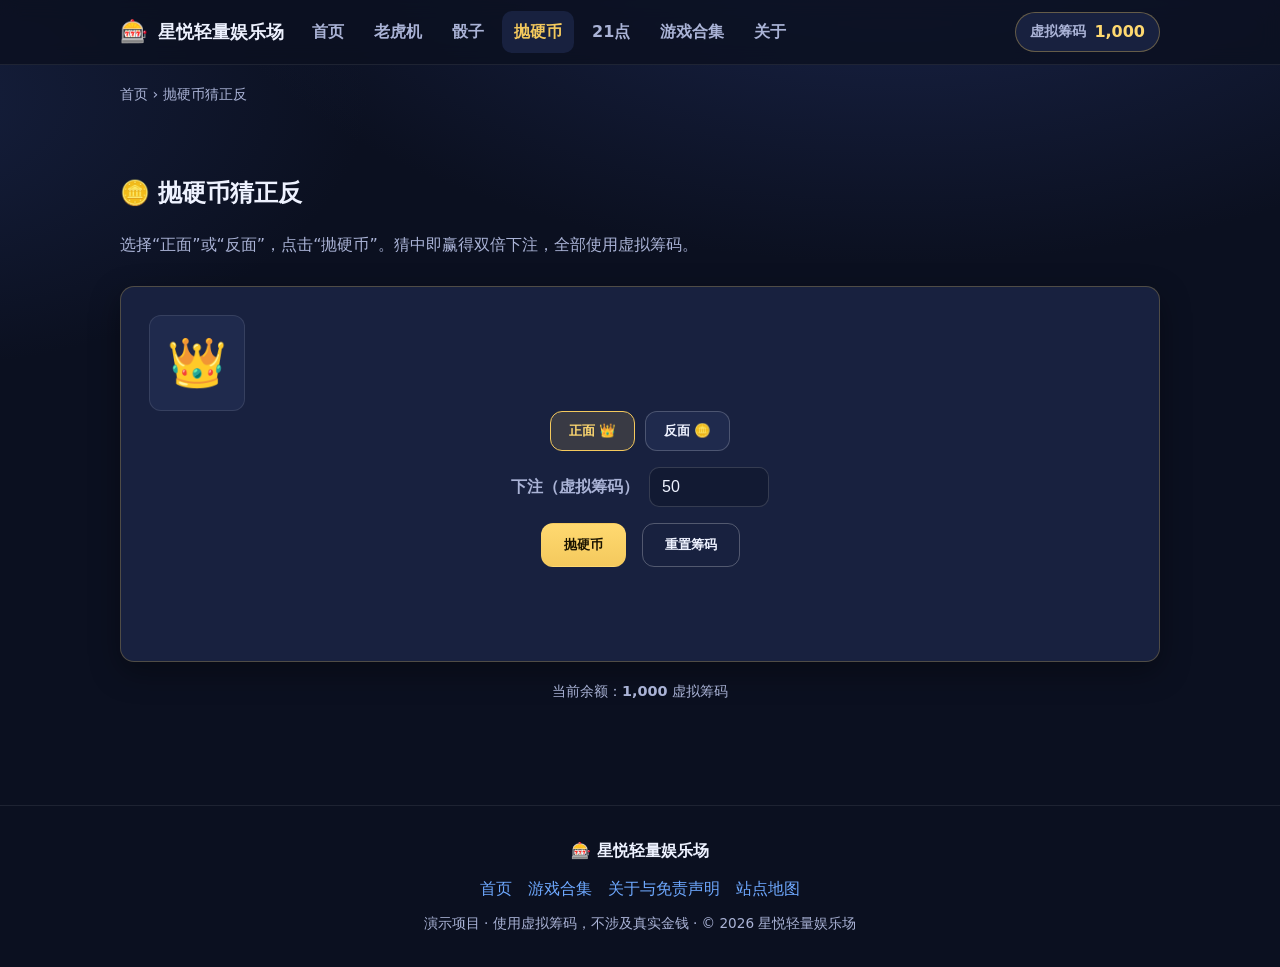
<file: games/coinflip.html>
<!DOCTYPE html>
<html lang="zh-CN">
<head>
  <meta charset="UTF-8" />
  <meta name="viewport" content="width=device-width, initial-scale=1, viewport-fit=cover" />
  <meta name="theme-color" content="#0b1020" />
  <title>抛硬币猜正反 | 星悦轻量娱乐场</title>
  <meta name="description" content="星悦轻量娱乐场的抛硬币游戏：纯静态休闲游戏，使用虚拟筹码，不涉及真实金钱。选择正面或反面，抛硬币定胜负，一秒一局。" />
  <meta name="keywords" content="抛硬币,猜正反,硬币游戏, webpage game,虚拟筹码,休闲游戏,免费游戏" />
  <meta name="author" content="星悦轻量娱乐场" />
  <meta name="robots" content="index, follow" />
  <link rel="canonical" href="https://casino.vip01.cc.cd/games/coinflip" />

  <meta property="og:type" content="website" />
  <meta property="og:locale" content="zh_CN" />
  <meta property="og:site_name" content="星悦轻量娱乐场" />
  <meta property="og:title" content="抛硬币猜正反 | 星悦轻量娱乐场" />
  <meta property="og:description" content="纯静态抛硬币游戏，使用虚拟筹码，不涉及真实金钱。" />
  <meta property="og:url" content="https://casino.vip01.cc.cd/games/coinflip" />
  <meta property="og:image" content="https://casino.vip01.cc.cd/assets/img/og-cover.png" />

  <meta name="twitter:card" content="summary_large_image" />
  <meta name="twitter:title" content="抛硬币猜正反 | 星悦轻量娱乐场" />
  <meta name="twitter:description" content="纯静态抛硬币游戏，使用虚拟筹码，不涉及真实金钱。" />
  <meta name="twitter:image" content="https://casino.vip01.cc.cd/assets/img/og-cover.png" />

  <link rel="icon" href="../assets/img/favicon.svg" type="image/svg+xml" />
  <link rel="stylesheet" href="../assets/css/main.css" />

  <script type="application/ld+json">
  {
    "@context": "https://schema.org",
    "@type": "BreadcrumbList",
    "itemListElement": [
      { "@type": "ListItem", "position": 1, "name": "首页", "item": "https://casino.vip01.cc.cd/" },
      { "@type": "ListItem", "position": 2, "name": "抛硬币猜正反", "item": "https://casino.vip01.cc.cd/games/coinflip" }
    ]
  }
  </script>
</head>

<body>
  <a class="skip-link" href="#main">跳到主要内容</a>

  <header class="site-header" role="banner">
    <div class="container header-inner">
      <a class="brand" href="../index.html" aria-label="星悦轻量娱乐场首页">
        <span class="brand-mark" aria-hidden="true">🎰</span>
        <span class="brand-name">星悦轻量娱乐场</span>
      </a>
      <nav class="site-nav" aria-label="主导航">
        <ul>
          <li><a href="../index.html">首页</a></li>
          <li><a href="slots.html">老虎机</a></li>
          <li><a href="dice.html">骰子</a></li>
          <li><a href="coinflip.html" aria-current="page">抛硬币</a></li>
          <li><a href="blackjack.html">21点</a></li>
          <li><a href="../hub.html">游戏合集</a></li>
          <li><a href="../about.html">关于</a></li>
        </ul>
      </nav>
      <div class="balance-pill" aria-live="polite">
        <span class="balance-label">虚拟筹码</span>
        <span class="balance-value" id="balance-top">1000</span>
      </div>
    </div>
  </header>

  <main id="main" role="main">
    <div class="container">
      <nav class="breadcrumb" aria-label="面包屑">
        <a href="../index.html">首页</a> › <span aria-current="page">抛硬币猜正反</span>
      </nav>

      <section class="section" aria-labelledby="game-title">
        <h1 id="game-title">🪙 抛硬币猜正反</h1>
        <p class="section-intro">选择“正面”或“反面”，点击“抛硬币”。猜中即赢得双倍下注，全部使用虚拟筹码。</p>

        <div class="game-stage" role="group" aria-labelledby="game-title">
          <div style="text-align:center">
            <div class="coin" id="coin" role="img" aria-label="硬币">👑</div>
          </div>

          <div class="choice-group" role="group" aria-label="选择猜正面或反面">
            <button type="button" class="choice" data-choice="heads" aria-pressed="true">正面 👑</button>
            <button type="button" class="choice" data-choice="tails" aria-pressed="false">反面 🪙</button>
          </div>

          <div class="bet-controls">
            <label for="bet">下注（虚拟筹码）</label>
            <input type="number" id="bet" min="1" step="1" value="50" inputmode="numeric" />
          </div>

          <div class="stage-row">
            <button class="btn btn-primary" id="flip" type="button">抛硬币</button>
            <button class="btn btn-ghost" id="reset-balance" type="button">重置筹码</button>
          </div>

          <p class="result" id="result" role="status" aria-live="polite"></p>
        </div>

        <p class="center" style="margin-top:18px;color:var(--text-dim);font-size:.9rem;">
          当前余额：<strong id="balance-game">1000</strong> 虚拟筹码
        </p>
      </section>
    </div>
  </main>

  <footer class="site-footer" role="contentinfo">
    <div class="container footer-inner">
      <p class="footer-brand">🎰 星悦轻量娱乐场</p>
      <nav class="footer-nav" aria-label="页脚导航">
        <a href="../index.html">首页</a>
        <a href="../hub.html">游戏合集</a>
        <a href="../about.html">关于与免责声明</a>
        <a href="../sitemap.xml">站点地图</a>
      </nav>
      <p class="footer-note">演示项目 · 使用虚拟筹码，不涉及真实金钱 · © <span id="year">2026</span> 星悦轻量娱乐场</p>
    </div>
  </footer>

  <script src="../assets/js/main.js" defer></script>
  <script src="../assets/js/coinflip.js" defer></script>
</body>
</html>
</file>
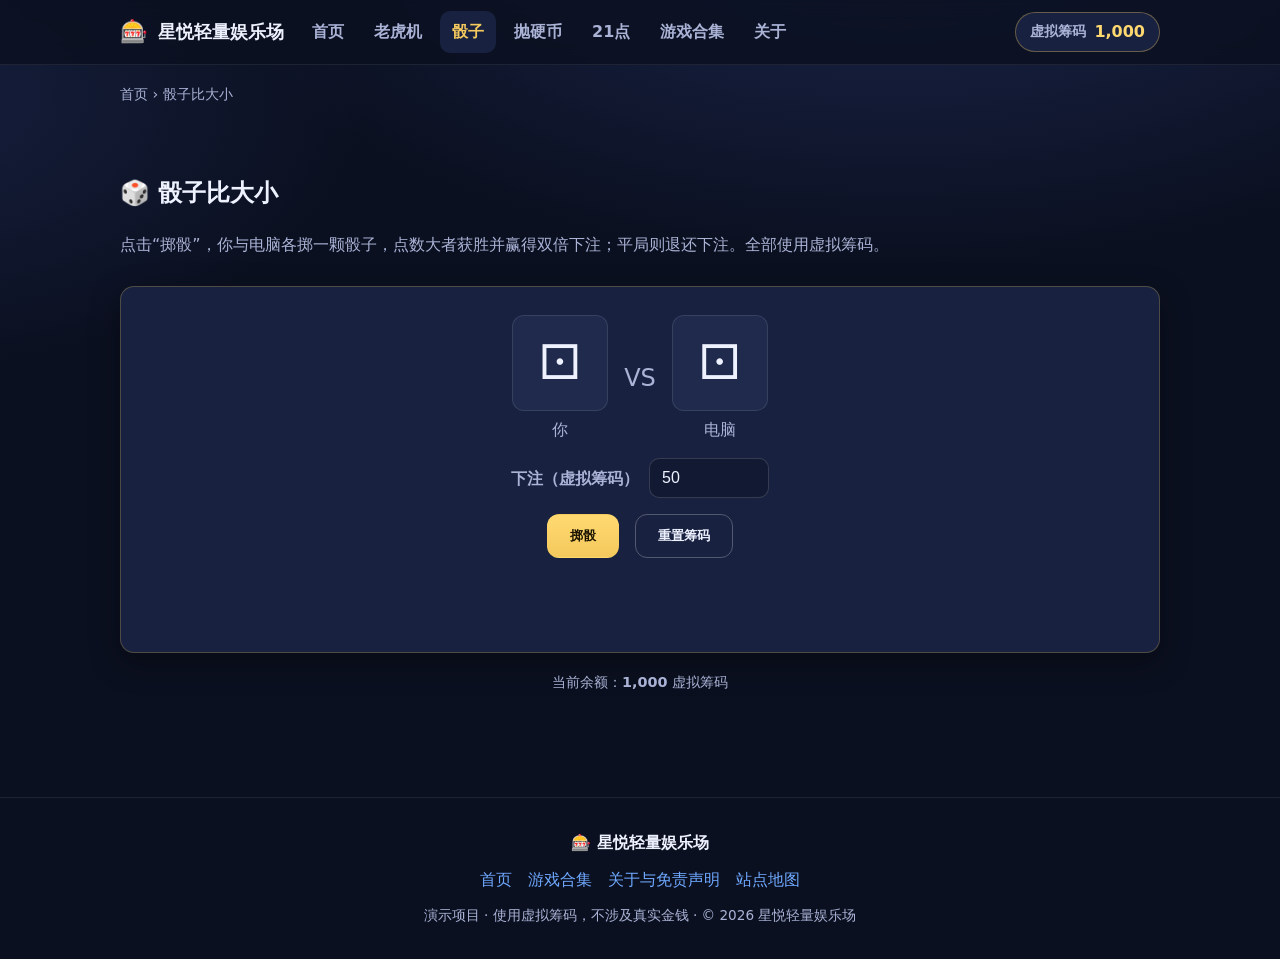
<file: games/dice.html>
<!DOCTYPE html>
<html lang="zh-CN">
<head>
  <meta charset="UTF-8" />
  <meta name="viewport" content="width=device-width, initial-scale=1, viewport-fit=cover" />
  <meta name="theme-color" content="#0b1020" />
  <title>骰子比大小 | 星悦轻量娱乐场</title>
  <meta name="description" content="星悦轻量娱乐场的骰子比大小：纯静态休闲游戏，使用虚拟筹码，不涉及真实金钱。你与电脑同时掷骰，点数大者获胜，平局退还下注。" />
  <meta name="keywords" content="骰子游戏,比大小,掷骰子,网页游戏,虚拟筹码,休闲游戏,免费游戏" />
  <meta name="author" content="星悦轻量娱乐场" />
  <meta name="robots" content="index, follow" />
  <link rel="canonical" href="https://casino.vip01.cc.cd/games/dice" />

  <meta property="og:type" content="website" />
  <meta property="og:locale" content="zh_CN" />
  <meta property="og:site_name" content="星悦轻量娱乐场" />
  <meta property="og:title" content="骰子比大小 | 星悦轻量娱乐场" />
  <meta property="og:description" content="纯静态骰子比大小游戏，使用虚拟筹码，不涉及真实金钱。" />
  <meta property="og:url" content="https://casino.vip01.cc.cd/games/dice" />
  <meta property="og:image" content="https://casino.vip01.cc.cd/assets/img/og-cover.png" />

  <meta name="twitter:card" content="summary_large_image" />
  <meta name="twitter:title" content="骰子比大小 | 星悦轻量娱乐场" />
  <meta name="twitter:description" content="纯静态骰子比大小游戏，使用虚拟筹码，不涉及真实金钱。" />
  <meta name="twitter:image" content="https://casino.vip01.cc.cd/assets/img/og-cover.png" />

  <link rel="icon" href="../assets/img/favicon.svg" type="image/svg+xml" />
  <link rel="stylesheet" href="../assets/css/main.css" />

  <script type="application/ld+json">
  {
    "@context": "https://schema.org",
    "@type": "BreadcrumbList",
    "itemListElement": [
      { "@type": "ListItem", "position": 1, "name": "首页", "item": "https://casino.vip01.cc.cd/" },
      { "@type": "ListItem", "position": 2, "name": "骰子比大小", "item": "https://casino.vip01.cc.cd/games/dice" }
    ]
  }
  </script>
</head>

<body>
  <a class="skip-link" href="#main">跳到主要内容</a>

  <header class="site-header" role="banner">
    <div class="container header-inner">
      <a class="brand" href="../index.html" aria-label="星悦轻量娱乐场首页">
        <span class="brand-mark" aria-hidden="true">🎰</span>
        <span class="brand-name">星悦轻量娱乐场</span>
      </a>
      <nav class="site-nav" aria-label="主导航">
        <ul>
          <li><a href="../index.html">首页</a></li>
          <li><a href="slots.html">老虎机</a></li>
          <li><a href="dice.html" aria-current="page">骰子</a></li>
          <li><a href="coinflip.html">抛硬币</a></li>
          <li><a href="blackjack.html">21点</a></li>
          <li><a href="../hub.html">游戏合集</a></li>
          <li><a href="../about.html">关于</a></li>
        </ul>
      </nav>
      <div class="balance-pill" aria-live="polite">
        <span class="balance-label">虚拟筹码</span>
        <span class="balance-value" id="balance-top">1000</span>
      </div>
    </div>
  </header>

  <main id="main" role="main">
    <div class="container">
      <nav class="breadcrumb" aria-label="面包屑">
        <a href="../index.html">首页</a> › <span aria-current="page">骰子比大小</span>
      </nav>

      <section class="section" aria-labelledby="game-title">
        <h1 id="game-title">🎲 骰子比大小</h1>
        <p class="section-intro">点击“掷骰”，你与电脑各掷一颗骰子，点数大者获胜并赢得双倍下注；平局则退还下注。全部使用虚拟筹码。</p>

        <div class="game-stage" role="group" aria-labelledby="game-title">
          <div class="stage-row">
            <div style="text-align:center">
              <div class="die" id="die-player" role="img" aria-label="你的骰子">⚀</div>
              <p style="color:var(--text-dim);margin:6px 0 0">你</p>
            </div>
            <div style="font-size:1.5rem;color:var(--text-dim)">VS</div>
            <div style="text-align:center">
              <div class="die" id="die-cpu" role="img" aria-label="电脑的骰子">⚀</div>
              <p style="color:var(--text-dim);margin:6px 0 0">电脑</p>
            </div>
          </div>

          <div class="bet-controls">
            <label for="bet">下注（虚拟筹码）</label>
            <input type="number" id="bet" min="1" step="1" value="50" inputmode="numeric" />
          </div>

          <div class="stage-row">
            <button class="btn btn-primary" id="roll" type="button">掷骰</button>
            <button class="btn btn-ghost" id="reset-balance" type="button">重置筹码</button>
          </div>

          <p class="result" id="result" role="status" aria-live="polite"></p>
        </div>

        <p class="center" style="margin-top:18px;color:var(--text-dim);font-size:.9rem;">
          当前余额：<strong id="balance-game">1000</strong> 虚拟筹码
        </p>
      </section>
    </div>
  </main>

  <footer class="site-footer" role="contentinfo">
    <div class="container footer-inner">
      <p class="footer-brand">🎰 星悦轻量娱乐场</p>
      <nav class="footer-nav" aria-label="页脚导航">
        <a href="../index.html">首页</a>
        <a href="../hub.html">游戏合集</a>
        <a href="../about.html">关于与免责声明</a>
        <a href="../sitemap.xml">站点地图</a>
      </nav>
      <p class="footer-note">演示项目 · 使用虚拟筹码，不涉及真实金钱 · © <span id="year">2026</span> 星悦轻量娱乐场</p>
    </div>
  </footer>

  <script src="../assets/js/main.js" defer></script>
  <script src="../assets/js/dice.js" defer></script>
</body>
</html>
</file>
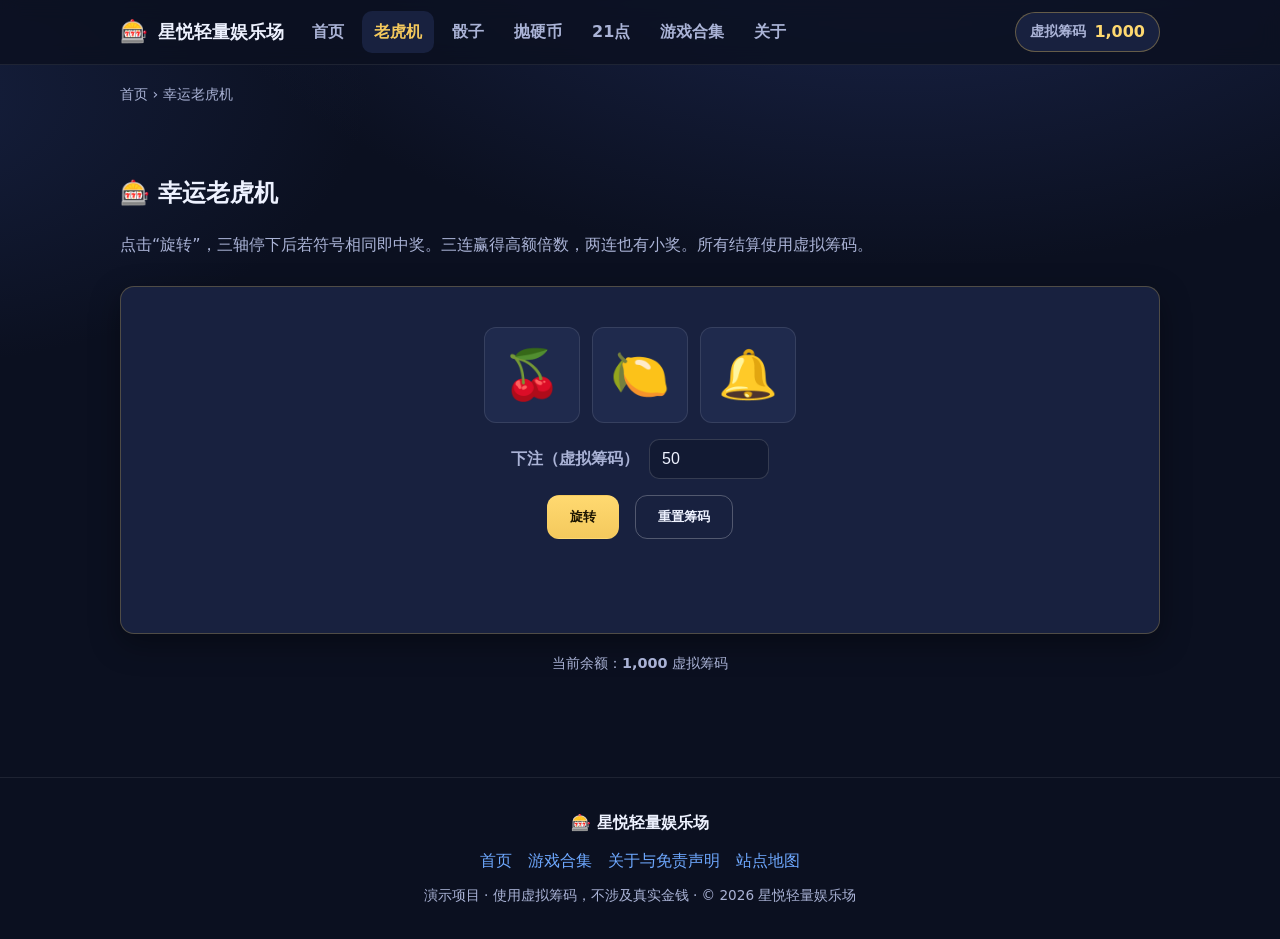
<file: games/slots.html>
<!DOCTYPE html>
<html lang="zh-CN">
<head>
  <meta charset="UTF-8" />
  <meta name="viewport" content="width=device-width, initial-scale=1, viewport-fit=cover" />
  <meta name="theme-color" content="#0b1020" />
  <title>幸运老虎机 | 星悦轻量娱乐场</title>
  <meta name="description" content="星悦轻量娱乐场的幸运老虎机：纯静态三轴抽奖游戏，使用虚拟筹码，不涉及真实金钱。点击旋转，三连或两连即中奖，加载快、可离线运行。" />
  <meta name="keywords" content="老虎机,拉霸机,三轴抽奖,网页游戏,虚拟筹码,休闲游戏,免费游戏" />
  <meta name="author" content="星悦轻量娱乐场" />
  <meta name="robots" content="index, follow" />
  <link rel="canonical" href="https://casino.vip01.cc.cd/games/slots" />

  <meta property="og:type" content="website" />
  <meta property="og:locale" content="zh_CN" />
  <meta property="og:site_name" content="星悦轻量娱乐场" />
  <meta property="og:title" content="幸运老虎机 | 星悦轻量娱乐场" />
  <meta property="og:description" content="纯静态三轴抽奖老虎机，使用虚拟筹码，不涉及真实金钱。" />
  <meta property="og:url" content="https://casino.vip01.cc.cd/games/slots" />
  <meta property="og:image" content="https://casino.vip01.cc.cd/assets/img/og-cover.png" />

  <meta name="twitter:card" content="summary_large_image" />
  <meta name="twitter:title" content="幸运老虎机 | 星悦轻量娱乐场" />
  <meta name="twitter:description" content="纯静态三轴抽奖老虎机，使用虚拟筹码，不涉及真实金钱。" />
  <meta name="twitter:image" content="https://casino.vip01.cc.cd/assets/img/og-cover.png" />

  <link rel="icon" href="../assets/img/favicon.svg" type="image/svg+xml" />
  <link rel="stylesheet" href="../assets/css/main.css" />

  <script type="application/ld+json">
  {
    "@context": "https://schema.org",
    "@type": "BreadcrumbList",
    "itemListElement": [
      { "@type": "ListItem", "position": 1, "name": "首页", "item": "https://casino.vip01.cc.cd/" },
      { "@type": "ListItem", "position": 2, "name": "幸运老虎机", "item": "https://casino.vip01.cc.cd/games/slots" }
    ]
  }
  </script>
</head>

<body>
  <a class="skip-link" href="#main">跳到主要内容</a>

  <header class="site-header" role="banner">
    <div class="container header-inner">
      <a class="brand" href="../index.html" aria-label="星悦轻量娱乐场首页">
        <span class="brand-mark" aria-hidden="true">🎰</span>
        <span class="brand-name">星悦轻量娱乐场</span>
      </a>
      <nav class="site-nav" aria-label="主导航">
        <ul>
          <li><a href="../index.html">首页</a></li>
          <li><a href="slots.html" aria-current="page">老虎机</a></li>
          <li><a href="dice.html">骰子</a></li>
          <li><a href="coinflip.html">抛硬币</a></li>
          <li><a href="blackjack.html">21点</a></li>
          <li><a href="../hub.html">游戏合集</a></li>
          <li><a href="../about.html">关于</a></li>
        </ul>
      </nav>
      <div class="balance-pill" aria-live="polite">
        <span class="balance-label">虚拟筹码</span>
        <span class="balance-value" id="balance-top">1000</span>
      </div>
    </div>
  </header>

  <main id="main" role="main">
    <div class="container">
      <nav class="breadcrumb" aria-label="面包屑">
        <a href="../index.html">首页</a> › <span aria-current="page">幸运老虎机</span>
      </nav>

      <section class="section" aria-labelledby="game-title">
        <h1 id="game-title">🎰 幸运老虎机</h1>
        <p class="section-intro">点击“旋转”，三轴停下后若符号相同即中奖。三连赢得高额倍数，两连也有小奖。所有结算使用虚拟筹码。</p>

        <div class="game-stage" role="group" aria-labelledby="game-title">
          <div class="reels" aria-hidden="false">
            <div class="reel" id="reel-0" role="img" aria-label="转轴1">🍒</div>
            <div class="reel" id="reel-1" role="img" aria-label="转轴2">🍋</div>
            <div class="reel" id="reel-2" role="img" aria-label="转轴3">🔔</div>
          </div>

          <div class="bet-controls">
            <label for="bet">下注（虚拟筹码）</label>
            <input type="number" id="bet" min="1" step="1" value="50" inputmode="numeric" />
          </div>

          <div class="stage-row">
            <button class="btn btn-primary" id="spin" type="button">旋转</button>
            <button class="btn btn-ghost" id="reset-balance" type="button">重置筹码</button>
          </div>

          <p class="result" id="result" role="status" aria-live="polite"></p>
        </div>

        <p class="center" style="margin-top:18px;color:var(--text-dim);font-size:.9rem;">
          当前余额：<strong id="balance-game">1000</strong> 虚拟筹码
        </p>
      </section>
    </div>
  </main>

  <footer class="site-footer" role="contentinfo">
    <div class="container footer-inner">
      <p class="footer-brand">🎰 星悦轻量娱乐场</p>
      <nav class="footer-nav" aria-label="页脚导航">
        <a href="../index.html">首页</a>
        <a href="../hub.html">游戏合集</a>
        <a href="../about.html">关于与免责声明</a>
        <a href="../sitemap.xml">站点地图</a>
      </nav>
      <p class="footer-note">演示项目 · 使用虚拟筹码，不涉及真实金钱 · © <span id="year">2026</span> 星悦轻量娱乐场</p>
    </div>
  </footer>

  <script src="../assets/js/main.js" defer></script>
  <script src="../assets/js/slots.js" defer></script>
</body>
</html>
</file>
<file: assets/css/main.css>
/* ============================================================
   星悦轻量娱乐场 — 全局样式
   设计目标：零依赖、轻量、响应式、可访问、尊重 prefers-reduced-motion
   ============================================================ */

:root {
  --bg: #0b1020;
  --bg-alt: #121a33;
  --surface: #18213f;
  --surface-2: #1f2a4d;
  --text: #eef2ff;
  --text-dim: #aab3d6;
  --gold: #f4c95d;
  --gold-strong: #ffd970;
  --accent: #6ea8fe;
  --good: #4ade80;
  --bad: #f87171;
  --radius: 14px;
  --maxw: 1080px;
  --shadow: 0 10px 30px rgba(0, 0, 0, .35);
}

* { box-sizing: border-box; }

html { -webkit-text-size-adjust: 100%; }

body {
  margin: 0;
  font-family: system-ui, -apple-system, "Segoe UI", Roboto, "PingFang SC",
    "Microsoft YaHei", "Hiragino Sans GB", sans-serif;
  background:
    radial-gradient(1200px 600px at 70% -10%, #1b264d 0%, transparent 60%),
    radial-gradient(900px 500px at -10% 10%, #16203f 0%, transparent 55%),
    var(--bg);
  color: var(--text);
  line-height: 1.6;
  min-height: 100vh;
}

img, svg { max-width: 100%; height: auto; }
a { color: var(--accent); text-decoration: none; }
a:hover { text-decoration: underline; }

.container { width: 100%; max-width: var(--maxw); margin-inline: auto; padding-inline: 20px; }

/* ---------- 可访问性：跳过链接 ---------- */
.skip-link {
  position: absolute;
  left: -999px;
  top: 0;
  background: var(--gold);
  color: #1a1300;
  padding: 10px 16px;
  border-radius: 0 0 10px 0;
  z-index: 100;
  font-weight: 700;
}
.skip-link:focus { left: 0; }

/* ---------- 可见焦点 ---------- */
a:focus-visible,
button:focus-visible,
input:focus-visible,
[tabindex]:focus-visible {
  outline: 3px solid var(--gold);
  outline-offset: 2px;
}

/* ---------- 头部 ---------- */
.site-header {
  position: sticky;
  top: 0;
  z-index: 50;
  background: rgba(11, 16, 32, .82);
  backdrop-filter: blur(10px);
  border-bottom: 1px solid rgba(255, 255, 255, .08);
}
.header-inner {
  display: flex;
  align-items: center;
  gap: 16px;
  min-height: 64px;
  flex-wrap: wrap;
}
.brand {
  display: inline-flex;
  align-items: center;
  gap: 10px;
  color: var(--text);
  font-weight: 800;
  font-size: 1.1rem;
}
.brand:hover { text-decoration: none; }
.brand-mark { font-size: 1.4rem; }

.site-nav ul {
  list-style: none;
  display: flex;
  gap: 6px;
  margin: 0;
  padding: 0;
  flex-wrap: wrap;
}
.site-nav a {
  display: inline-block;
  padding: 8px 12px;
  border-radius: 10px;
  color: var(--text-dim);
  font-weight: 600;
}
.site-nav a:hover { color: var(--text); background: var(--surface); text-decoration: none; }
.site-nav a[aria-current="page"] { color: var(--gold); background: var(--surface); }

.balance-pill {
  margin-left: auto;
  display: inline-flex;
  align-items: center;
  gap: 8px;
  background: var(--surface);
  border: 1px solid rgba(244, 201, 93, .35);
  padding: 6px 14px;
  border-radius: 999px;
  font-weight: 700;
}
.balance-label { color: var(--text-dim); font-size: .85rem; font-weight: 600; }
.balance-value { color: var(--gold-strong); font-variant-numeric: tabular-nums; }

/* ---------- Hero ---------- */
.hero { padding: 64px 0 40px; text-align: center; }
.eyebrow {
  letter-spacing: .18em;
  text-transform: uppercase;
  color: var(--gold);
  font-size: .8rem;
  font-weight: 700;
  margin: 0 0 12px;
}
.hero h1 {
  font-size: clamp(2.2rem, 6vw, 3.6rem);
  margin: 0 0 14px;
  line-height: 1.1;
  background: linear-gradient(180deg, #fff, var(--gold));
  -webkit-background-clip: text;
  background-clip: text;
  color: transparent;
}
.lead { font-size: clamp(1rem, 2.4vw, 1.25rem); color: var(--text-dim); max-width: 720px; margin: 0 auto 24px; }
.hero-note { color: var(--text-dim); font-size: .9rem; margin-top: 18px; }
.cta-row { display: flex; gap: 12px; justify-content: center; flex-wrap: wrap; }

/* ---------- 按钮 ---------- */
.btn {
  display: inline-block;
  padding: 12px 22px;
  border-radius: 12px;
  font-weight: 700;
  border: 1px solid transparent;
  cursor: pointer;
  transition: transform .08s ease, filter .15s ease;
}
.btn:active { transform: translateY(1px); }
.btn-primary { background: linear-gradient(180deg, var(--gold-strong), var(--gold)); color: #1a1300; }
.btn-primary:hover { filter: brightness(1.05); text-decoration: none; }
.btn-ghost { background: transparent; color: var(--text); border-color: rgba(255,255,255,.25); }
.btn-ghost:hover { background: var(--surface); text-decoration: none; }

/* ---------- 区块 ---------- */
.section { padding: 48px 0; }
.section-alt { background: linear-gradient(180deg, rgba(255,255,255,.02), transparent); border-block: 1px solid rgba(255,255,255,.06); }
.section h2 { font-size: clamp(1.5rem, 4vw, 2.1rem); margin: 0 0 8px; }
.section-intro { color: var(--text-dim); margin: 0 0 28px; }

/* ---------- 游戏卡片 ---------- */
.card-grid {
  display: grid;
  grid-template-columns: repeat(auto-fit, minmax(240px, 1fr));
  gap: 18px;
}
.game-card {
  background: var(--surface);
  border: 1px solid rgba(255,255,255,.08);
  border-radius: var(--radius);
  padding: 24px;
  display: flex;
  flex-direction: column;
  gap: 10px;
  box-shadow: var(--shadow);
}
.game-icon { font-size: 2rem; }
.game-card h3 { margin: 0; font-size: 1.2rem; }
.game-card h3 a { color: var(--text); }
.card-link { margin-top: auto; color: var(--gold); font-weight: 700; }

/* ---------- 特性 ---------- */
.feature-grid {
  display: grid;
  grid-template-columns: repeat(auto-fit, minmax(220px, 1fr));
  gap: 16px;
}
.feature {
  background: var(--surface);
  border: 1px solid rgba(255,255,255,.07);
  border-radius: var(--radius);
  padding: 20px;
}
.feature h3 { margin: 0 0 6px; font-size: 1.05rem; }

/* ---------- 富文本 ---------- */
.prose { max-width: 760px; }
.prose p, .prose li { color: var(--text-dim); }
.prose strong { color: var(--text); }
.prose ul, .prose ol { padding-left: 1.2em; }
.steps { padding-left: 1.2em; }
.steps li { margin-bottom: 8px; }

.faq dt { font-weight: 700; color: var(--text); margin-top: 16px; }
.faq dd { margin: 4px 0 0; color: var(--text-dim); }
.center { text-align: center; }

/* ---------- 游戏台面（各游戏共用） ---------- */
.game-stage {
  background: var(--surface);
  border: 1px solid rgba(244,201,93,.25);
  border-radius: var(--radius);
  padding: 28px;
  margin-top: 20px;
  box-shadow: var(--shadow);
}
.stage-row { display: flex; gap: 16px; flex-wrap: wrap; align-items: center; justify-content: center; }
.reel, .die, .coin {
  font-size: 3rem;
  background: var(--surface-2);
  border-radius: 12px;
  width: 96px; height: 96px;
  display: grid; place-items: center;
  border: 1px solid rgba(255,255,255,.1);
}
.reels { display: flex; gap: 12px; justify-content: center; margin: 12px 0; }
.spin-anim { animation: pop .25s ease; }
@keyframes pop { 0% { transform: scale(.8); } 100% { transform: scale(1); } }

.bet-controls { display: flex; gap: 10px; flex-wrap: wrap; align-items: center; justify-content: center; margin: 16px 0; }
.bet-controls label { color: var(--text-dim); font-weight: 600; }
.bet-controls input[type="number"] {
  width: 120px; padding: 10px 12px; border-radius: 10px;
  border: 1px solid rgba(255,255,255,.15); background: var(--bg-alt); color: var(--text);
  font-size: 1rem;
}
.choice-group { display: flex; gap: 10px; justify-content: center; flex-wrap: wrap; }
.choice {
  padding: 10px 18px; border-radius: 12px; border: 1px solid rgba(255,255,255,.2);
  background: var(--surface-2); color: var(--text); font-weight: 700; cursor: pointer;
}
.choice[aria-pressed="true"] { border-color: var(--gold); background: rgba(244,201,93,.15); color: var(--gold-strong); }

.result {
  text-align: center; margin-top: 18px; font-size: 1.15rem; font-weight: 700; min-height: 1.6em;
}
.result.win { color: var(--good); }
.result.lose { color: var(--bad); }

/* ---------- 页脚 ---------- */
.site-footer { border-top: 1px solid rgba(255,255,255,.08); padding: 32px 0; margin-top: 40px; }
.footer-inner { display: flex; flex-direction: column; gap: 12px; align-items: center; text-align: center; }
.footer-brand { font-weight: 800; margin: 0; }
.footer-nav { display: flex; gap: 16px; flex-wrap: wrap; justify-content: center; }
.footer-note { color: var(--text-dim); font-size: .85rem; margin: 0; }

/* ---------- 面包屑 ---------- */
.breadcrumb { color: var(--text-dim); font-size: .9rem; margin: 18px 0 0; }
.breadcrumb a { color: var(--text-dim); }

/* ---------- 减少动效偏好 ---------- */
@media (prefers-reduced-motion: reduce) {
  * { animation: none !important; transition: none !important; scroll-behavior: auto !important; }
}

/* ---------- 小屏适配 ---------- */
@media (max-width: 560px) {
  .header-inner { gap: 10px; }
  .site-nav { order: 3; width: 100%; }
  .balance-pill { margin-left: 0; }
  .reel, .die, .coin { width: 72px; height: 72px; font-size: 2.2rem; }
  .card { width: 52px; height: 74px; font-size: 1.2rem; }
}

/* ---------- 21点：扑克牌 ---------- */
.bj-block { text-align: center; }
.bj-label {
  font-size: .95rem; color: var(--gold); margin: 0 0 10px;
  letter-spacing: .12em; font-weight: 700;
}
.hands {
  display: flex; gap: 10px; justify-content: center; flex-wrap: wrap;
  min-height: 96px; align-items: center;
}
.card {
  display: grid; place-items: center;
  width: 64px; height: 90px;
  background: #fdfdfb; color: #12182e;
  border-radius: 10px;
  border: 1px solid rgba(0, 0, 0, .3);
  font-weight: 800; font-size: 1.5rem; line-height: 1;
  box-shadow: 0 6px 16px rgba(0, 0, 0, .32);
  animation: card-in .18s ease;
}
.card.red { color: #d3263c; }
.card.back {
  background: repeating-linear-gradient(45deg, #34427a 0 7px, #26325e 7px 14px);
  border-color: rgba(255, 255, 255, .25);
}
@keyframes card-in {
  from { opacity: 0; transform: translateY(8px) scale(.96); }
  to { opacity: 1; transform: none; }
}
.bj-total { color: var(--text-dim); margin: 10px 0 0; }
.bj-total strong { color: var(--gold-strong); font-size: 1.1rem; }
.bj-divider { height: 1px; background: rgba(255, 255, 255, .1); margin: 22px 0; }

/* ---------- 品牌合集页：站点标识 ---------- */
.site-badge {
  display: inline-flex;
  align-items: center;
  gap: 8px;
  margin: 0;
  font-size: .8rem;
  color: var(--text-dim);
  font-family: ui-monospace, SFMono-Regular, Menlo, Consolas, monospace;
  word-break: break-all;
}
.site-dot {
  width: 8px;
  height: 8px;
  flex: none;
  border-radius: 50%;
  background: var(--good);
  box-shadow: 0 0 0 3px rgba(74, 222, 128, .18);
}
</file>
